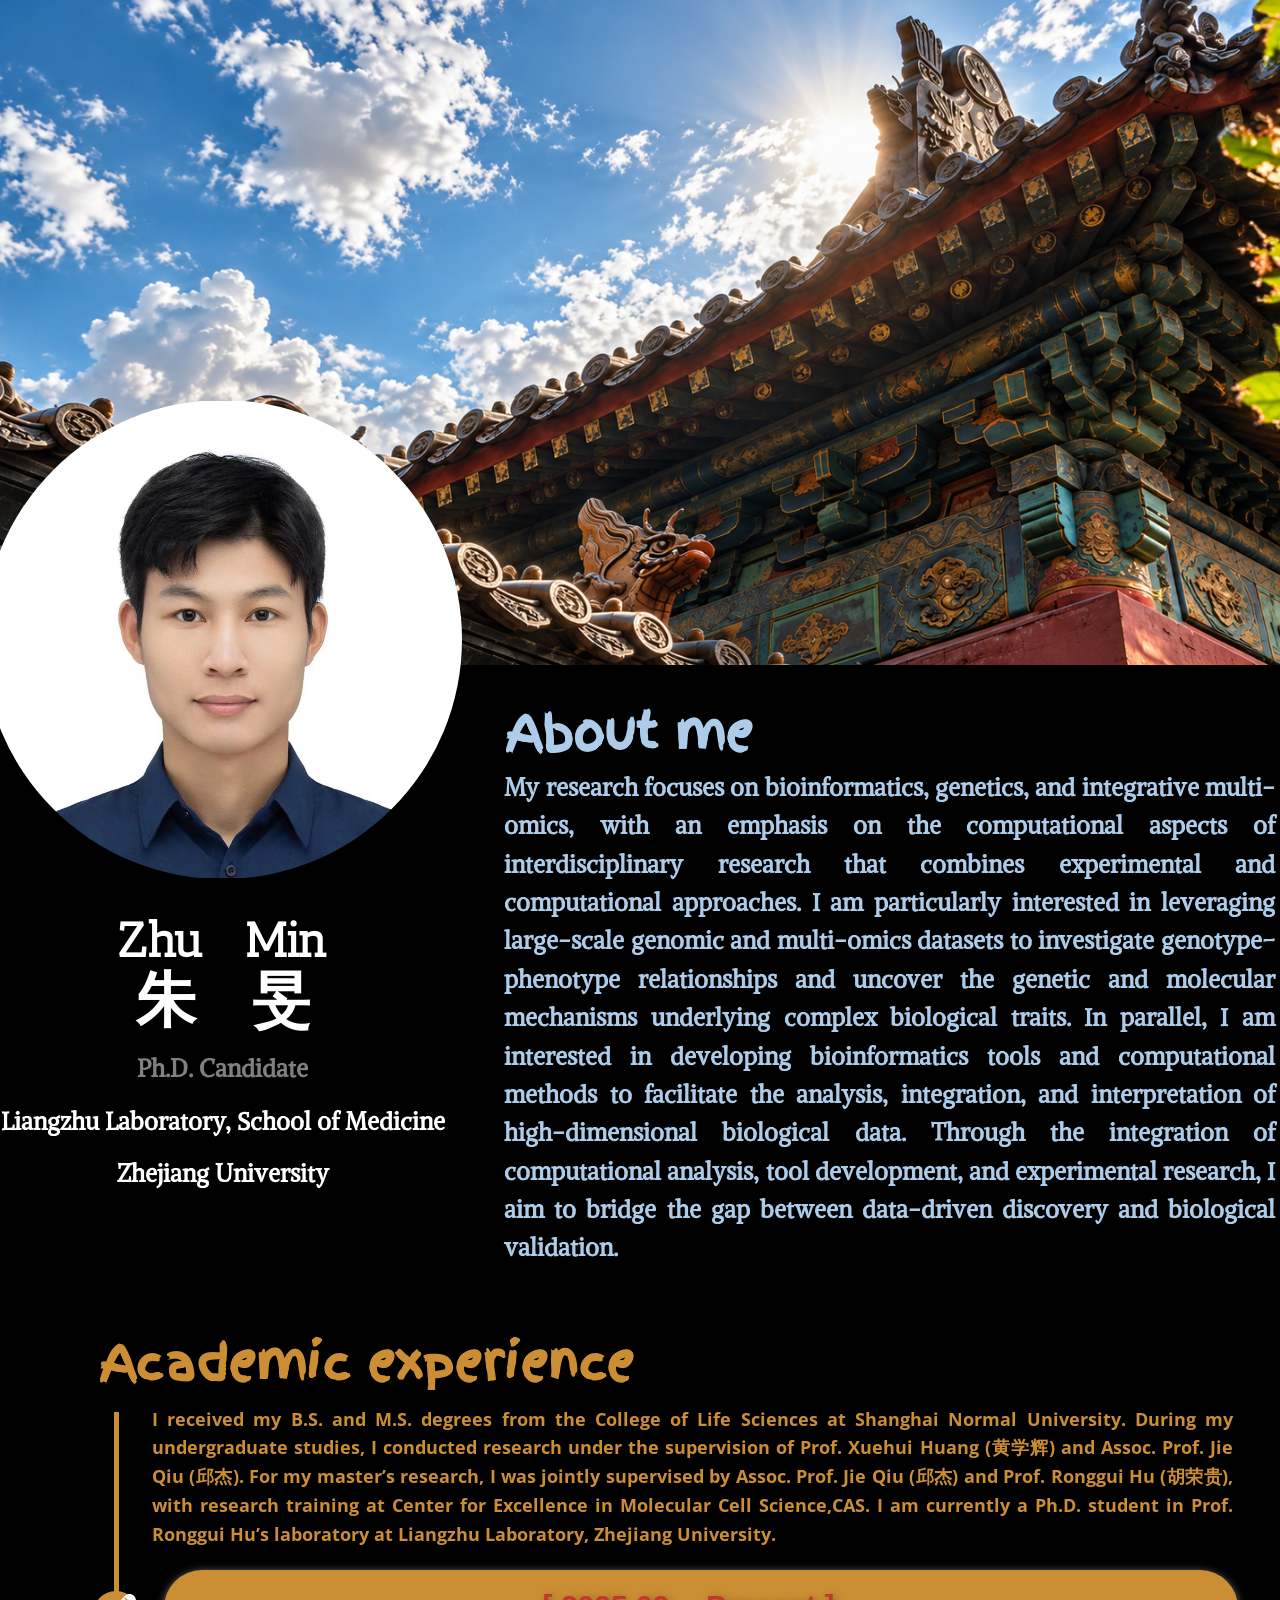
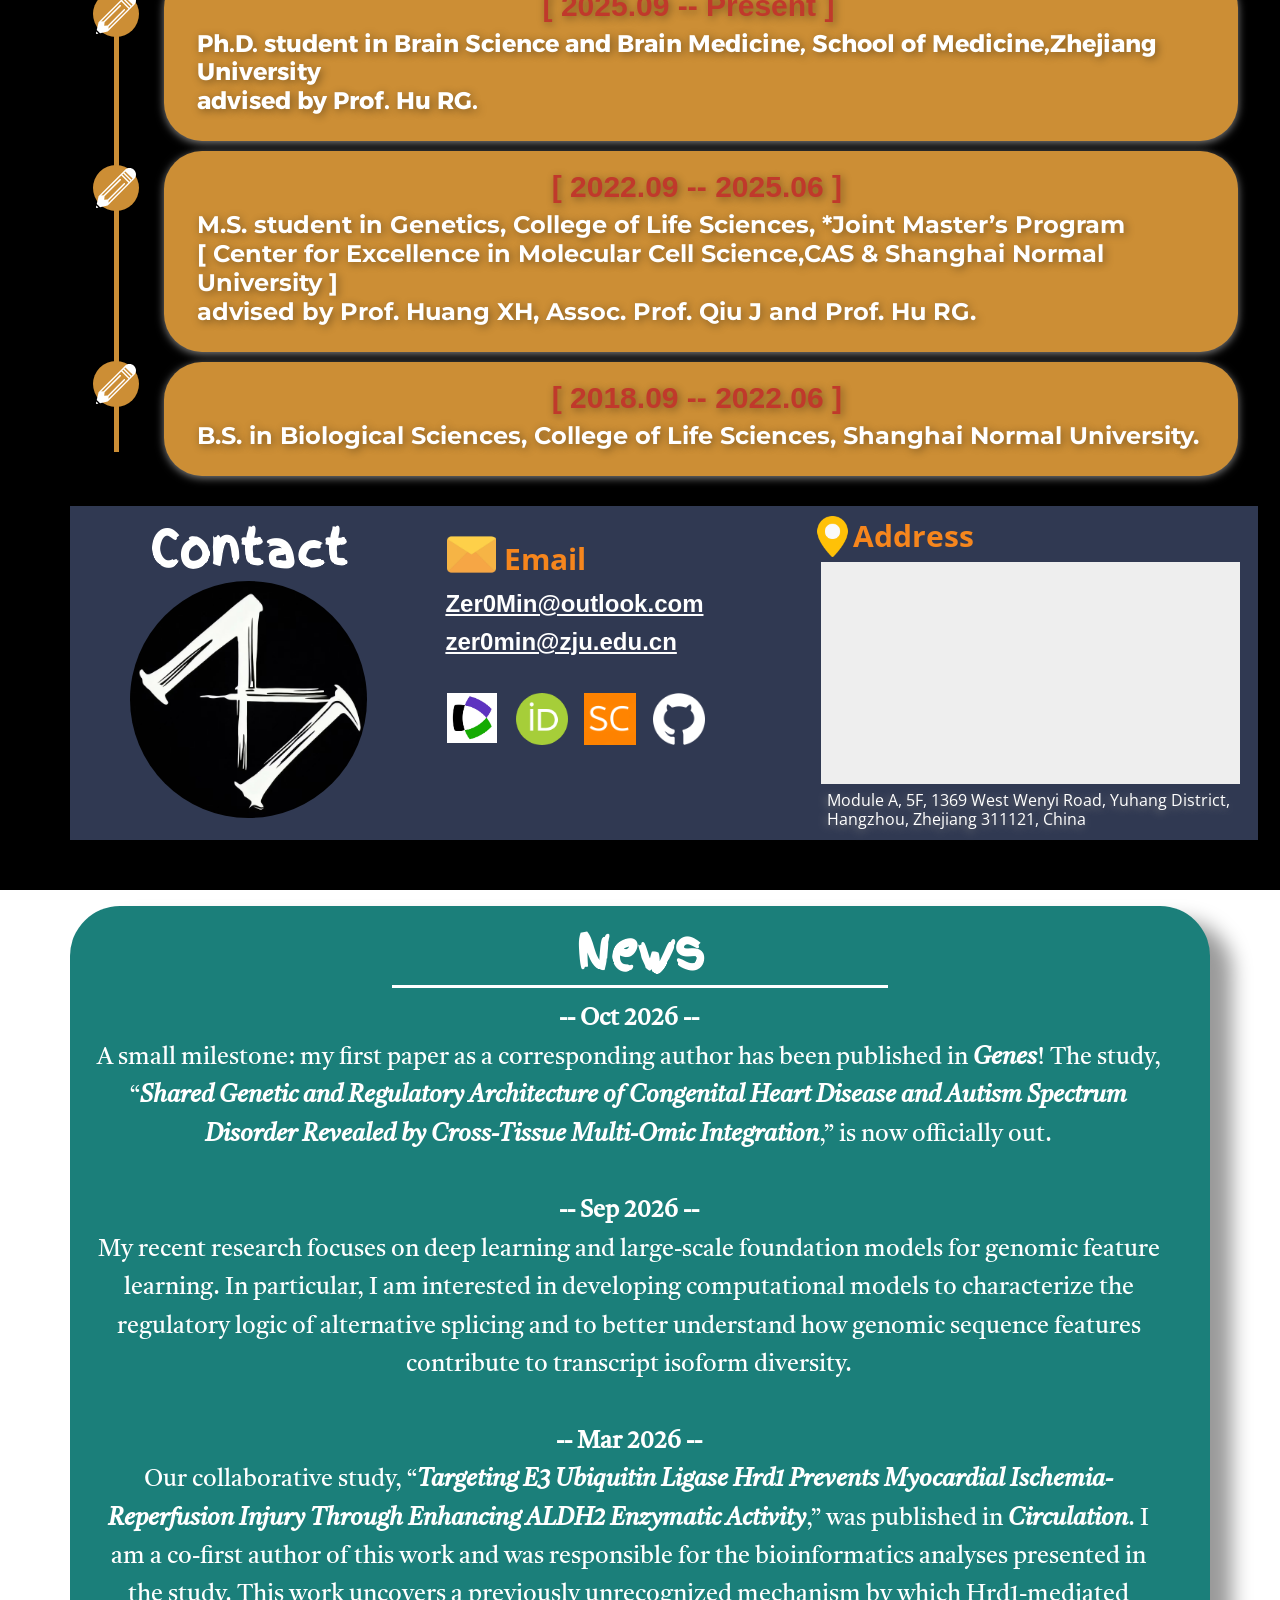
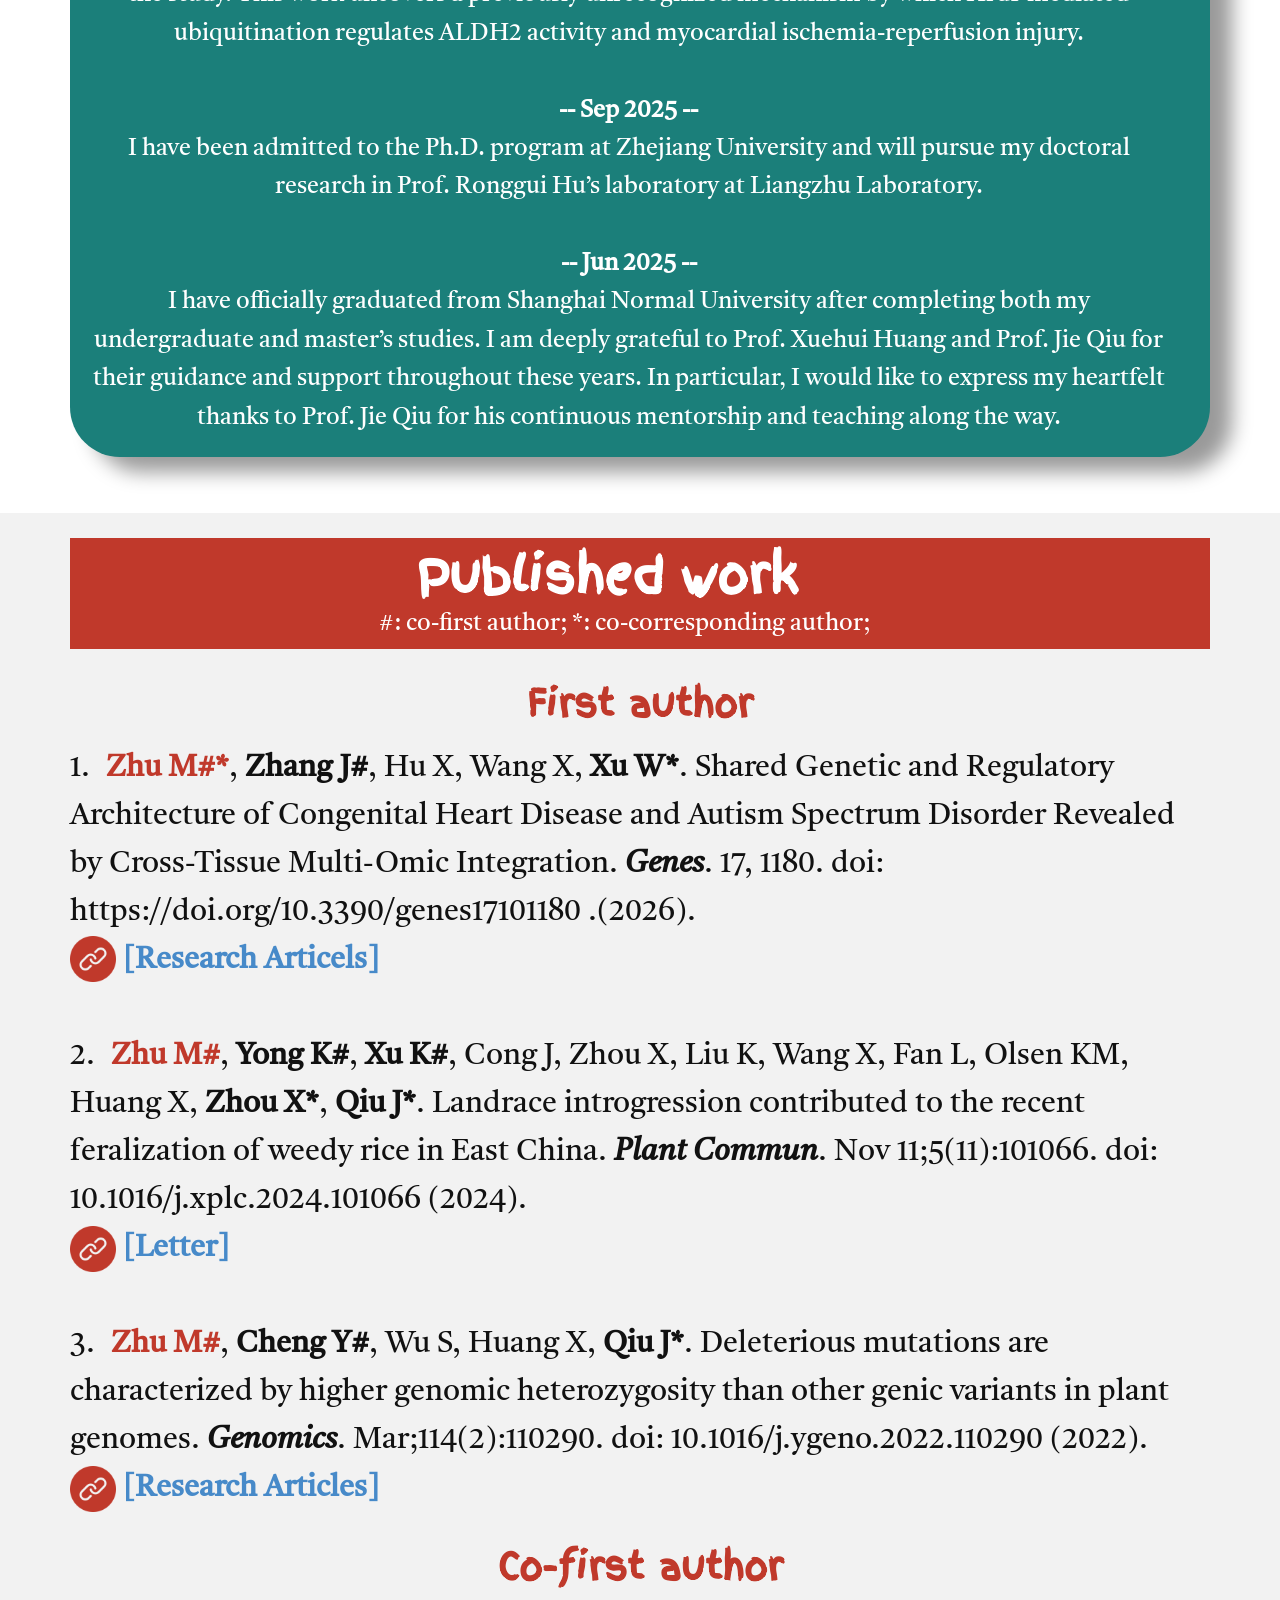
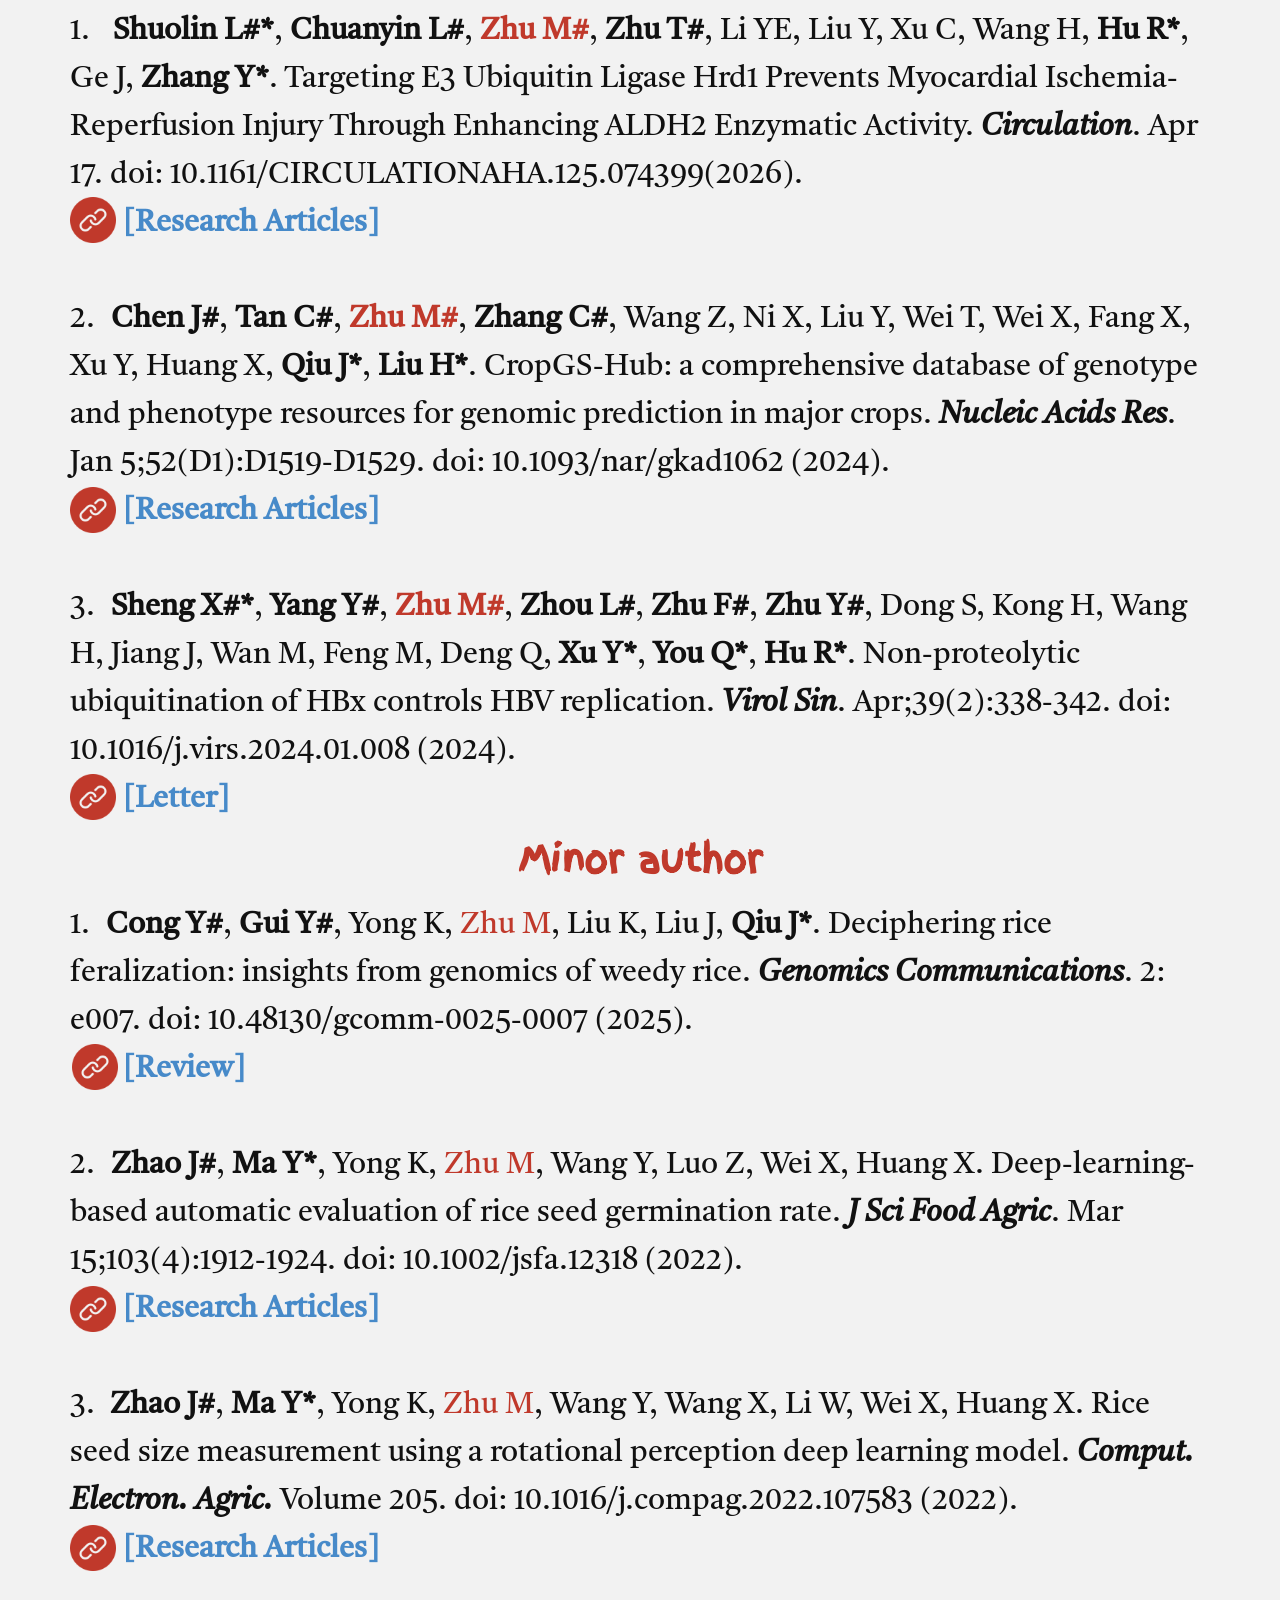
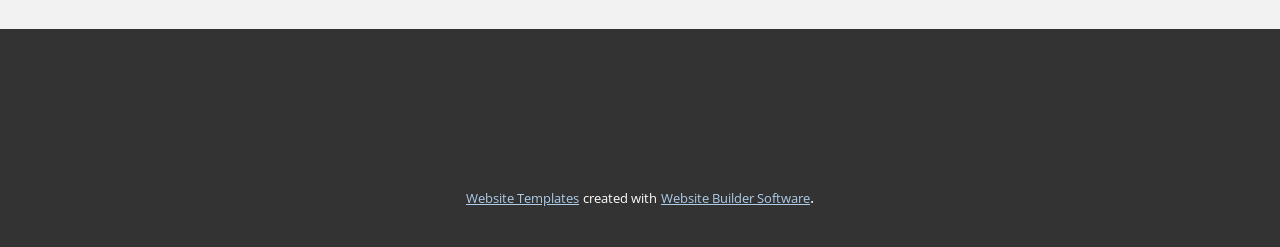
<file: index.html>
<!DOCTYPE html>
<html style="font-size: 16px;" lang="zh"><head>
    <meta name="viewport" content="width=device-width, initial-scale=1.0">
    <meta charset="utf-8">
    <meta name="keywords" content="About Work, ​Call and get a discount, Our Team">
    <meta name="description" content="">
    <title>Home</title>
    <link rel="stylesheet" href="nicepage.css" media="screen">
<link rel="stylesheet" href="Home.css" media="screen">
    <script class="u-script" type="text/javascript" src="jquery.js" defer=""></script>
    <script class="u-script" type="text/javascript" src="nicepage.js" defer=""></script>
    <meta name="generator" content="Nicepage 6.2.1, nicepage.com">
    <link id="u-theme-google-font" rel="stylesheet" href="https://fonts.googleapis.com/css?family=Roboto:100,100i,300,300i,400,400i,500,500i,700,700i,900,900i|Open+Sans:300,300i,400,400i,500,500i,600,600i,700,700i,800,800i">
    <link id="u-page-google-font" rel="stylesheet" href="https://fonts.googleapis.com/css?family=Montserrat:100,100i,200,200i,300,300i,400,400i,500,500i,600,600i,700,700i,800,800i,900,900i|Antic+Slab:400|Alike+Angular:400|Finger+Paint:400|Alexandria:100,200,300,400,500,600,700,800,900|Tiro+Gurmukhi:400,400i">
    
    
    
    
    
    
    
    
    <script type="application/ld+json">{
		"@context": "http://schema.org",
		"@type": "Organization",
		"name": "ZhuMin"
}</script>
    <meta name="theme-color" content="#478ac9">
    <meta property="og:title" content="Home">
    <meta property="og:description" content="">
    <meta property="og:type" content="website">
  <meta data-intl-tel-input-cdn-path="intlTelInput/"></head>
  <body data-home-page="Home.html" data-home-page-title="Home" data-path-to-root="./" data-include-products="false" class="u-body u-xl-mode" data-lang="zh"><header class="u-clearfix u-header u-header" id="sec-609f"><div class="u-clearfix u-sheet u-sheet-1">
        <nav class="u-align-left u-menu u-menu-hamburger u-offcanvas u-menu-1" data-responsive-from="XL">
          <div class="menu-collapse">
            <a class="u-button-style u-nav-link" href="#" style="padding: 4px 0px; font-size: calc(1em + 8px);">
              <svg class="u-svg-link" preserveAspectRatio="xMidYMin slice" viewBox="0 0 302 302" style=""><use xmlns:xlink="http://www.w3.org/1999/xlink" xlink:href="#svg-5c50"></use></svg>
              <svg xmlns="http://www.w3.org/2000/svg" xmlns:xlink="http://www.w3.org/1999/xlink" version="1.1" id="svg-5c50" x="0px" y="0px" viewBox="0 0 302 302" style="enable-background:new 0 0 302 302;" xml:space="preserve" class="u-svg-content"><g><rect y="36" width="302" height="30"></rect><rect y="236" width="302" height="30"></rect><rect y="136" width="302" height="30"></rect>
</g><g></g><g></g><g></g><g></g><g></g><g></g><g></g><g></g><g></g><g></g><g></g><g></g><g></g><g></g><g></g></svg>
            </a>
          </div>
          <div class="u-nav-container">
            <ul class="u-nav u-unstyled u-nav-1"><li class="u-nav-item"><a class="u-button-style u-nav-link u-text-active-palette-1-base u-text-hover-palette-2-base" href="Home.html" style="padding: 10px 20px;">Home</a>
</li></ul>
          </div>
          <div class="u-nav-container-collapse">
            <div class="u-align-center u-container-align-center u-container-style u-inner-container-layout u-opacity u-opacity-95 u-palette-4-base u-sidenav">
              <div class="u-inner-container-layout u-sidenav-overflow">
                <div class="u-menu-close"></div>
                <ul class="u-align-center u-nav u-popupmenu-items u-unstyled u-nav-2"><li class="u-nav-item"><a class="u-button-style u-nav-link" href="Home.html">Home</a>
</li></ul>
              </div>
            </div>
            <div class="u-menu-overlay u-opacity u-opacity-70 u-palette-4-dark-3"></div>
          </div>
        </nav>
      </div></header>
    <section class="u-black u-clearfix u-valign-middle-xs u-section-1" id="sec-ef11">
      <div class="data-layout-selected u-clearfix u-expanded-width u-layout-wrap u-layout-wrap-1">
        <div class="u-layout">
          <div class="u-layout-row">
            <div class="u-container-style u-image u-layout-cell u-size-60 u-image-1" data-image-width="1916" data-image-height="821">
              <div class="u-container-layout u-container-layout-1"></div>
            </div>
          </div>
        </div>
      </div>
      <div class="custom-expanded data-layout-selected u-clearfix u-layout-wrap u-layout-wrap-2">
        <div class="u-layout">
          <div class="u-layout-row">
            <div class="u-container-style u-layout-cell u-size-23 u-layout-cell-2">
              <div class="u-container-layout u-container-layout-2">
                <div class="u-image u-image-circle u-image-contain u-image-2" alt="" data-image-width="842" data-image-height="839"></div>
                <h2 class="u-align-center u-custom-font u-subtitle u-text u-text-body-alt-color u-text-default u-text-1">
                  <span style="font-size: 3rem;"> Zhu&nbsp; &nbsp;Min</span>
                  <br>
                  <span style="font-size: 3.75rem;">朱&nbsp; &nbsp;旻</span>
                  <br>
                </h2>
                <p class="u-align-center u-custom-font u-text u-text-2">
                  <span class="u-text-grey-50">Ph.D. Candidate</span>
                  <span class="u-text-grey-50">
                    <br>
                  </span>
                  <span class="u-text-body-alt-color">Liangzhu Laboratory, School of Medicine<br>Zhejiang University
                  </span>
                </p>
              </div>
            </div>
            <div class="u-container-style u-layout-cell u-size-37 u-layout-cell-3">
              <div class="u-container-layout u-container-layout-3">
                <h2 class="u-align-center u-text u-text-default u-text-palette-1-light-2 u-text-3">About me</h2>
                <p class="u-align-justify-lg u-align-justify-md u-align-justify-sm u-align-justify-xl u-align-left-xs u-custom-font u-text u-text-default-lg u-text-default-md u-text-default-sm u-text-default-xl u-text-palette-1-light-2 u-text-4">My research focuses on bioinformatics, genetics, and integrative multi-omics, with an emphasis on the computational aspects of interdisciplinary research that combines experimental and computational approaches. I am particularly interested in leveraging large-scale genomic and multi-omics datasets to investigate genotype–phenotype relationships and uncover the genetic and molecular mechanisms underlying complex biological traits. In parallel, I am interested in developing bioinformatics tools and computational methods to facilitate the analysis, integration, and interpretation of high-dimensional biological data. Through the integration of computational analysis, tool development, and experimental research, I aim to bridge the gap between data-driven discovery and biological validation. <br>
                </p>
              </div>
            </div>
          </div>
        </div>
      </div>
      <h2 class="u-align-center u-custom-font u-text u-text-custom-color-4 u-text-5"> Academic experience</h2>
      <div class="custom-expanded data-layout-selected u-clearfix u-custom-color-3 u-expanded-width-md u-expanded-width-sm u-layout-wrap u-layout-wrap-3">
        <div class="u-layout">
          <div class="u-layout-row">
            <div class="u-align-left-xs u-black u-container-style u-layout-cell u-shape-rectangle u-size-60 u-layout-cell-4">
              <div class="u-container-layout u-container-layout-4">
                <div class="u-align-center u-border-5 u-border-custom-color-4 u-line u-line-vertical u-line-1"></div>
                <p class="u-align-justify-lg u-align-justify-md u-align-justify-sm u-align-justify-xl u-text u-text-custom-color-4 u-text-6">I received my B.S. and M.S. degrees from the College of Life Sciences at Shanghai Normal University. During my undergraduate studies, I conducted research under the supervision of Prof. Xuehui Huang (黄学辉) and Assoc. Prof. Jie Qiu (邱杰). For my master’s research, I was jointly supervised by Assoc. Prof. Jie Qiu (邱杰) and Prof. Ronggui Hu (胡荣贵), with research training at ​Center for Excellence in Molecular&nbsp;Cell Science,CAS. I am currently a Ph.D. student in Prof. Ronggui Hu’s laboratory at Liangzhu Laboratory, Zhejiang University.</p><span class="u-custom-color-4 u-icon u-icon-circle u-icon-1"><svg class="u-svg-link" preserveAspectRatio="xMidYMin slice" viewBox="0 0 55.25 55.25" style=""><use xmlns:xlink="http://www.w3.org/1999/xlink" xlink:href="#svg-f178"></use></svg><svg class="u-svg-content" viewBox="0 0 55.25 55.25" x="0px" y="0px" id="svg-f178" style="enable-background:new 0 0 55.25 55.25;"><g><path d="M0.523,51.933l-0.497,2.085c-0.016,0.067-0.02,0.135-0.022,0.202C0.004,54.234,0,54.246,0,54.259
		c0.001,0.114,0.026,0.225,0.065,0.332c0.009,0.025,0.019,0.047,0.03,0.071c0.049,0.107,0.11,0.21,0.196,0.296
		c0.095,0.095,0.207,0.168,0.328,0.218c0.121,0.05,0.25,0.075,0.379,0.075c0.077,0,0.155-0.009,0.231-0.027l2.086-0.497
		L0.523,51.933z"></path><path d="M52.618,2.631c-3.51-3.508-9.219-3.508-12.729,0L3.827,38.693C3.81,38.71,3.8,38.731,3.785,38.749
		c-0.021,0.024-0.039,0.05-0.058,0.076c-0.053,0.074-0.094,0.153-0.125,0.239c-0.009,0.026-0.022,0.049-0.029,0.075
		c-0.003,0.01-0.009,0.02-0.012,0.03l-2.495,10.48L5.6,54.182l10.48-2.495c0.027-0.006,0.051-0.021,0.077-0.03
		c0.034-0.011,0.066-0.024,0.099-0.039c0.072-0.033,0.139-0.074,0.201-0.123c0.024-0.019,0.049-0.033,0.072-0.054
		c0.008-0.008,0.018-0.012,0.026-0.02l36.063-36.063C56.127,11.85,56.127,6.14,52.618,2.631z M17.157,47.992l0.354-3.183
		L39.889,22.43c0.391-0.391,0.391-1.023,0-1.414s-1.023-0.391-1.414,0L16.097,43.395l-4.773,0.53l0.53-4.773l22.38-22.378
		c0.391-0.391,0.391-1.023,0-1.414s-1.023-0.391-1.414,0L10.44,37.738l-3.183,0.354L34.94,10.409l9.9,9.9L17.157,47.992z
		 M46.254,18.895l-9.9-9.9l1.414-1.414l9.9,9.9L46.254,18.895z M49.082,16.067l-9.9-9.9l1.415-1.415l9.9,9.9L49.082,16.067z"></path>
</g></svg></span>
                <div class="custom-expanded u-list u-list-1">
                  <div class="u-repeater u-repeater-1">
                    <div class="u-align-left u-container-style u-custom-color-4 u-list-item u-radius u-repeater-item u-shape-round u-list-item-1">
                      <div class="u-container-layout u-similar-container u-container-layout-5">
                        <p class="u-align-center u-custom-font u-font-arial u-text u-text-custom-color-1 u-text-default u-text-7">[ 2025.09
-- Present ]&nbsp; &nbsp;</p>
                        <h5 class="u-align-left u-custom-font u-text u-text-8">Ph.D.
student in ​Brain Science and Brain Medicine, ​School of Medicine,​Zhejiang&nbsp; University&nbsp;<br>advised by Prof. Hu RG.&nbsp;<br>
                        </h5>
                      </div>
                    </div>
                    <div class="u-align-left u-container-style u-custom-color-4 u-list-item u-radius u-repeater-item u-shape-round u-list-item-2">
                      <div class="u-container-layout u-similar-container u-container-layout-6">
                        <p class="u-align-center u-custom-font u-font-arial u-text u-text-custom-color-1 u-text-default u-text-9">[ ​2022.09
-- 2025.06 ]&nbsp; </p>
                        <h5 class="u-align-left u-custom-font u-font-montserrat u-text u-text-10">M.S.
student in Genetics, College of Life Sciences,&nbsp;​*​Joint
Master’s Program<br>[ Center for Excellence in Molecular&nbsp;Cell Science,CAS &amp; Shanghai
Normal University ]&nbsp;<br>advised by Prof. Huang XH,&nbsp;Assoc. Prof. Qiu J and
Prof. Hu RG.<br>
                        </h5>
                      </div>
                    </div>
                    <div class="u-align-left u-container-style u-custom-color-4 u-list-item u-radius u-repeater-item u-shape-round u-list-item-3">
                      <div class="u-container-layout u-similar-container u-container-layout-7">
                        <p class="u-align-center u-custom-font u-font-arial u-text u-text-custom-color-1 u-text-default u-text-11">[ ​2018.09
-- 2022.06 ]&nbsp; </p>
                        <h5 class="u-align-left u-custom-font u-font-montserrat u-text u-text-12"> B.S.
in Biological Sciences,
College
of Life Sciences, Shanghai
Normal University.<br>
                        </h5>
                      </div>
                    </div>
                  </div>
                </div><span class="u-custom-color-4 u-icon u-icon-circle u-icon-2"><svg class="u-svg-link" preserveAspectRatio="xMidYMin slice" viewBox="0 0 55.25 55.25" style=""><use xmlns:xlink="http://www.w3.org/1999/xlink" xlink:href="#svg-958d"></use></svg><svg class="u-svg-content" viewBox="0 0 55.25 55.25" x="0px" y="0px" id="svg-958d" style="enable-background:new 0 0 55.25 55.25;"><g><path d="M0.523,51.933l-0.497,2.085c-0.016,0.067-0.02,0.135-0.022,0.202C0.004,54.234,0,54.246,0,54.259
		c0.001,0.114,0.026,0.225,0.065,0.332c0.009,0.025,0.019,0.047,0.03,0.071c0.049,0.107,0.11,0.21,0.196,0.296
		c0.095,0.095,0.207,0.168,0.328,0.218c0.121,0.05,0.25,0.075,0.379,0.075c0.077,0,0.155-0.009,0.231-0.027l2.086-0.497
		L0.523,51.933z"></path><path d="M52.618,2.631c-3.51-3.508-9.219-3.508-12.729,0L3.827,38.693C3.81,38.71,3.8,38.731,3.785,38.749
		c-0.021,0.024-0.039,0.05-0.058,0.076c-0.053,0.074-0.094,0.153-0.125,0.239c-0.009,0.026-0.022,0.049-0.029,0.075
		c-0.003,0.01-0.009,0.02-0.012,0.03l-2.495,10.48L5.6,54.182l10.48-2.495c0.027-0.006,0.051-0.021,0.077-0.03
		c0.034-0.011,0.066-0.024,0.099-0.039c0.072-0.033,0.139-0.074,0.201-0.123c0.024-0.019,0.049-0.033,0.072-0.054
		c0.008-0.008,0.018-0.012,0.026-0.02l36.063-36.063C56.127,11.85,56.127,6.14,52.618,2.631z M17.157,47.992l0.354-3.183
		L39.889,22.43c0.391-0.391,0.391-1.023,0-1.414s-1.023-0.391-1.414,0L16.097,43.395l-4.773,0.53l0.53-4.773l22.38-22.378
		c0.391-0.391,0.391-1.023,0-1.414s-1.023-0.391-1.414,0L10.44,37.738l-3.183,0.354L34.94,10.409l9.9,9.9L17.157,47.992z
		 M46.254,18.895l-9.9-9.9l1.414-1.414l9.9,9.9L46.254,18.895z M49.082,16.067l-9.9-9.9l1.415-1.415l9.9,9.9L49.082,16.067z"></path>
</g></svg></span><span class="u-custom-color-4 u-icon u-icon-circle u-icon-3"><svg class="u-svg-link" preserveAspectRatio="xMidYMin slice" viewBox="0 0 55.25 55.25" style=""><use xmlns:xlink="http://www.w3.org/1999/xlink" xlink:href="#svg-da43"></use></svg><svg class="u-svg-content" viewBox="0 0 55.25 55.25" x="0px" y="0px" id="svg-da43" style="enable-background:new 0 0 55.25 55.25;"><g><path d="M0.523,51.933l-0.497,2.085c-0.016,0.067-0.02,0.135-0.022,0.202C0.004,54.234,0,54.246,0,54.259
		c0.001,0.114,0.026,0.225,0.065,0.332c0.009,0.025,0.019,0.047,0.03,0.071c0.049,0.107,0.11,0.21,0.196,0.296
		c0.095,0.095,0.207,0.168,0.328,0.218c0.121,0.05,0.25,0.075,0.379,0.075c0.077,0,0.155-0.009,0.231-0.027l2.086-0.497
		L0.523,51.933z"></path><path d="M52.618,2.631c-3.51-3.508-9.219-3.508-12.729,0L3.827,38.693C3.81,38.71,3.8,38.731,3.785,38.749
		c-0.021,0.024-0.039,0.05-0.058,0.076c-0.053,0.074-0.094,0.153-0.125,0.239c-0.009,0.026-0.022,0.049-0.029,0.075
		c-0.003,0.01-0.009,0.02-0.012,0.03l-2.495,10.48L5.6,54.182l10.48-2.495c0.027-0.006,0.051-0.021,0.077-0.03
		c0.034-0.011,0.066-0.024,0.099-0.039c0.072-0.033,0.139-0.074,0.201-0.123c0.024-0.019,0.049-0.033,0.072-0.054
		c0.008-0.008,0.018-0.012,0.026-0.02l36.063-36.063C56.127,11.85,56.127,6.14,52.618,2.631z M17.157,47.992l0.354-3.183
		L39.889,22.43c0.391-0.391,0.391-1.023,0-1.414s-1.023-0.391-1.414,0L16.097,43.395l-4.773,0.53l0.53-4.773l22.38-22.378
		c0.391-0.391,0.391-1.023,0-1.414s-1.023-0.391-1.414,0L10.44,37.738l-3.183,0.354L34.94,10.409l9.9,9.9L17.157,47.992z
		 M46.254,18.895l-9.9-9.9l1.414-1.414l9.9,9.9L46.254,18.895z M49.082,16.067l-9.9-9.9l1.415-1.415l9.9,9.9L49.082,16.067z"></path>
</g></svg></span>
              </div>
            </div>
          </div>
        </div>
      </div>
    </section>
    <section class="u-align-left u-black u-clearfix u-section-2" id="carousel_8cb5">
      <div class="u-clearfix u-sheet u-sheet-1">
        <div class="data-layout-selected u-clearfix u-custom-color-3 u-expanded-width-md u-expanded-width-xs u-gutter-0 u-layout-wrap u-layout-wrap-1">
          <div class="u-layout">
            <div class="u-layout-row">
              <div class="u-align-center u-container-style u-layout-cell u-size-18 u-layout-cell-1">
                <div class="u-container-layout u-container-layout-1">
                  <h2 class="u-text u-text-1"> Contact</h2>
                  <div class="custom-expanded u-image u-image-circle u-preserve-proportions u-image-1" data-image-width="1280" data-image-height="1280"></div>
                </div>
              </div>
              <div class="u-container-style u-layout-cell u-size-18-lg u-size-19-xl u-size-20-md u-size-20-sm u-size-20-xs u-layout-cell-2">
                <div class="u-container-layout u-container-layout-2"><span class="u-file-icon u-icon u-icon-1"><img src="images/image4.png" alt=""></span>
                  <p class="u-text u-text-2">
                    <a class="u-active-none u-border-none u-btn u-button-link u-button-style u-hover-none u-none u-text-body-alt-color u-btn-1" data-href="#">
                      <span class="u-text-palette-2-base"> Email</span>
                      <br>
                    </a>
                  </p>
                  <p class="u-custom-font u-font-arial u-text u-text-default u-text-3">
                    <a class="u-active-none u-border-none u-btn u-button-link u-button-style u-hover-none u-none u-text-body-alt-color u-btn-2" data-href="mailto:Zer0Min@outlook.com" href="mailto:Zer0Min@outlook.com">Zer0Min@outlook.com</a>
                  </p>
                  <p class="u-custom-font u-font-arial u-text u-text-default u-text-4">
                    <a class="u-active-none u-border-none u-btn u-button-link u-button-style u-hover-none u-none u-text-body-alt-color u-btn-3" data-href="mailto:Zer0Min@outlook.com" href="mailto:zer0min@zju.edu.cn"> zer0min@zju.edu.cn</a>
                  </p><span class="u-file-icon u-icon u-text-white u-icon-2" data-href="https://github.com/Min-Zer0" data-target="_blank"><img src="images/image-53c53f3a.png" alt=""></span><span class="u-file-icon u-icon u-icon-3" data-href="https://orcid.org/0000-0002-5265-2006" data-target="_blank"><img src="images/image1.png" alt=""></span><span class="u-file-icon u-icon u-icon-4" data-href="https://www.scopus.com/authid/detail.uri?authorId=57697635700" data-target="_blank"><img src="images/image3.png" alt=""></span><span class="u-file-icon u-icon u-icon-5" data-href="https://www.webofscience.com/wos/author/record/IXN-7624-2023" data-target="_blank"><img src="images/image6.png" alt=""></span>
                </div>
              </div>
              <div class="u-container-style u-layout-cell u-size-22-md u-size-22-sm u-size-22-xs u-size-23-xl u-size-24-lg u-layout-cell-3">
                <div class="u-container-layout u-valign-bottom-sm u-container-layout-3">
                  <p class="u-text u-text-5">
                    <span class="u-text-palette-2-base"> Address</span>
                    <br>
                  </p><span class="u-file-icon u-icon u-icon-6"><img src="images/image5.png" alt=""></span>
                  <div class="u-expanded-width-xs u-grey-light-2 u-map u-map-1">
                    <div class="embed-responsive">
                      <iframe class="embed-responsive-item" src="https://maps.google.com/maps?output=embed&amp;q=%E6%B5%99%E6%B1%9F%E5%A4%A7%E5%AD%A6%E5%8C%BB%E5%AD%A6%E9%99%A2%E9%99%84%E5%B1%9E%E7%AC%AC%E4%B8%80%E5%8C%BB%E9%99%A2%EF%BC%88%E6%96%B0%EF%BC%89&amp;z=15&amp;t=m" data-map="[base64]"></iframe>
                    </div>
                  </div>
                  <p class="u-text u-text-6">Module A, 5F,&nbsp;1369 West Wenyi Road, Yuhang District, Hangzhou, Zhejiang 311121, China<br>
                  </p>
                </div>
              </div>
            </div>
          </div>
        </div>
      </div>
    </section>
    <section class="u-clearfix u-white u-section-3" id="sec-29fc">
      <div class="u-clearfix u-sheet u-sheet-1">
        <div class="u-align-center u-container-style u-expanded-width u-group u-palette-4-base u-radius u-shape-round u-group-1">
          <div class="u-container-layout u-container-layout-1">
            <h2 class="u-text u-text-default u-text-1"> News</h2>
            <div class="u-align-center u-border-3 u-border-white u-line u-line-horizontal u-line-1"></div>
            <p class="u-custom-font u-text u-text-white u-text-2"> -- Oct 2026 --<br>
              <span style="font-weight: 400;">A small milestone: my first paper as a corresponding author has been published in <span style="font-weight: 700; font-style: italic;">Genes</span>! The study, “<span style="font-weight: 700; font-style: italic;">Shared Genetic and Regulatory Architecture of Congenital Heart Disease and Autism Spectrum Disorder Revealed by Cross-Tissue Multi-Omic Integration</span>,” is now officially out.
              </span>
              <br>
              <br> -- Sep 2026 --<br>
              <span style="font-weight: 400;">My recent research focuses on deep learning and large-scale foundation models for genomic feature learning. In particular, I am interested in developing computational models to characterize the regulatory logic of alternative splicing and to better understand how genomic sequence features contribute to transcript isoform diversity.</span>
              <br>
              <br>-- Mar 2026 --<br>
              <span style="font-weight: 400;">Our collaborative study, “<span style="font-style: italic; font-weight: 700;">Targeting E3 Ubiquitin Ligase Hrd1 Prevents Myocardial Ischemia-Reperfusion Injury Through Enhancing ALDH2 Enzymatic Activity</span>,” was published in <span style="font-weight: 700; font-style: italic;">Circulation</span>. I am a co-first author of this work and was responsible for the bioinformatics analyses presented in the study. This work uncovers a previously unrecognized mechanism by which Hrd1-mediated ubiquitination regulates ALDH2 activity and myocardial ischemia-reperfusion injury.
              </span>
              <br>
              <br> -- Sep 2025 --<br>
              <span style="font-weight: 400;"> I have been admitted to the Ph.D. program at Zhejiang University and will pursue my doctoral research in Prof. Ronggui Hu’s laboratory at Liangzhu Laboratory.</span>
              <br>
              <br> -- Jun 2025 --<br>
              <span style="font-weight: 400;">I have officially graduated from Shanghai Normal University after completing both my undergraduate and master’s studies. I am deeply grateful to Prof. Xuehui Huang and Prof. Jie Qiu for their guidance and support throughout these years. In particular, I would like to express my heartfelt thanks to Prof. Jie Qiu for his continuous mentorship and teaching along the way.</span>
              <br>
            </p>
          </div>
        </div>
      </div>
    </section>
    <section class="u-clearfix u-grey-5 u-section-4" id="sec-e15a">
      <div class="u-clearfix u-sheet u-valign-middle-lg u-sheet-1">
        <div class="u-expanded-width u-list u-list-1">
          <div class="u-repeater u-repeater-1">
            <div class="u-align-left u-container-style u-custom-color-1 u-list-item u-repeater-item u-shape-rectangle u-list-item-1">
              <div class="u-container-layout u-similar-container u-container-layout-1">
                <h2 class="u-align-center u-custom-font u-text u-text-1"> Published work</h2>
                <p class="u-align-center u-custom-font u-text u-text-2">#: co-first author; *: co-corresponding author;</p>
              </div>
            </div>
          </div>
        </div>
        <h2 class="u-align-center u-custom-font u-text u-text-custom-color-1 u-text-3"> First author</h2>
        <p class="u-custom-font u-text u-text-4"> 1.&nbsp;&nbsp;<span class="u-text-custom-color-1" style="font-weight: 700;">Zhu M#*</span>, <span style="font-weight: 700;">Zhang&nbsp;J#</span>, Hu X, Wang X, <span style="font-weight: 700;">Xu W*</span>. Shared Genetic and Regulatory Architecture of Congenital Heart Disease and Autism Spectrum Disorder Revealed by Cross-Tissue Multi-Omic Integration. <span style="font-style: italic; font-weight: 700;">Genes</span>. 17, 1180. doi: https://doi.org/10.3390/genes17101180 .(2026).&nbsp;<br>&nbsp; &nbsp; &nbsp; &nbsp;<span style="font-weight: 700;" class="u-text-palette-1-base">[Research Articels]&nbsp;</span>
          <br>
          <br>2.&nbsp;&nbsp;<span style="font-weight: 700;" class="u-text-custom-color-1">Zhu M#</span>, <span style="font-weight: 700;">Yong K#</span>, <span style="font-weight: 700;">Xu K#</span>, Cong J, Zhou X, Liu K, Wang X, Fan L, Olsen KM, Huang X, <span style="font-weight: 700;">Zhou X*</span>, <span style="font-weight: 700;">Qiu J*</span>. Landrace introgression contributed to the recent feralization of weedy rice in East China. <span style="font-style: italic; font-weight: 700;">Plant Commun</span>. Nov 11;5(11):101066. doi: 10.1016/j.xplc.2024.101066 (2024).&nbsp;<span class="u-text-palette-1-base" style="font-weight: 700;">
            <br>&nbsp; &nbsp; &nbsp; &nbsp;[Letter]
          </span>&nbsp;<br>
          <br>3.&nbsp;&nbsp;<span style="font-weight: 700;" class="u-text-custom-color-1">Zhu M#</span>, <span style="font-weight: 700;">Cheng Y#</span>, Wu S, Huang X, <span style="font-weight: 700;">Qiu J*</span>. Deleterious mutations are characterized by higher genomic heterozygosity than other genic variants in plant genomes. <span style="font-weight: 700; font-style: italic;">Genomics</span>. Mar;114(2):110290. doi: 10.1016/j.ygeno.2022.110290 (2022).&nbsp;<span class="u-text-palette-1-base" style="font-weight: 700;">
            <br>&nbsp; &nbsp; &nbsp; &nbsp;[Research Articles]
          </span>
        </p><span class="u-file-icon u-icon u-text-custom-color-1 u-icon-1" data-href="https://www.sciencedirect.com/science/article/pii/S2590346224004206" data-target="_blank"><img src="images/image9-6e0d26a6.png" alt=""></span><span class="u-file-icon u-icon u-text-custom-color-1 u-icon-2" data-href="https://www.sciencedirect.com/science/article/pii/S0888754322000350" data-target="_blank"><img src="images/image9-6e0d26a6.png" alt=""></span><span class="u-file-icon u-icon u-text-custom-color-1 u-icon-3" data-href="https://www.mdpi.com/2073-4425/17/10/1180" data-target="_blank"><img src="images/image9-6e0d26a6.png" alt=""></span>
      </div>
    </section>
    <section class="u-clearfix u-grey-5 u-section-5" id="sec-0cd6">
      <div class="u-clearfix u-sheet u-valign-middle u-sheet-1">
        <h2 class="u-align-center u-custom-font u-text u-text-custom-color-1 u-text-1"> Co-first author</h2>
        <p class="u-custom-font u-text u-text-2">1.&nbsp;&nbsp;<span style="font-weight: 700;"> Shuolin L#*</span>, <span style="font-weight: 700;">Chuanyin L#</span>, <span style="font-weight: 700;" class="u-text-custom-color-1">Zhu M#</span>, <span style="font-weight: 700;">Zhu T#</span>, Li YE, Liu Y, Xu C, Wang H, <span style="font-weight: 700;">Hu R*</span>, Ge J, <span style="font-weight: 700;">Zhang Y*</span>. Targeting E3 Ubiquitin Ligase Hrd1 Prevents Myocardial Ischemia-Reperfusion Injury Through Enhancing ALDH2 Enzymatic Activity. <span style="font-style: italic; font-weight: 700;">Circulation</span>. Apr 17. doi: 10.1161/CIRCULATIONAHA.125.074399(2026).<span class="u-text-palette-1-base" style="font-weight: 700;">
            <br>&nbsp; &nbsp; &nbsp; &nbsp;[Research Articles]
          </span>
          <br>
          <br>2.&nbsp;&nbsp;<span style="font-weight: 700;">Chen J#</span>, <span style="font-weight: 700;">Tan C#</span>, <span style="font-weight: 700;" class="u-text-custom-color-1">Zhu M#</span>, <span style="font-weight: 700;">Zhang C#</span>, Wang Z, Ni X, Liu Y, Wei T, Wei X, Fang X, Xu Y, Huang X, <span style="font-weight: 700;">Qiu J*</span>, <span style="font-weight: 700;">Liu H*</span>. CropGS-Hub: a comprehensive database of genotype and phenotype resources for genomic prediction in major crops. <span style="font-weight: 700; font-style: italic;">Nucleic Acids Res</span>. Jan 5;52(D1):D1519-D1529. doi: 10.1093/nar/gkad1062 (2024).&nbsp;<span class="u-text-palette-1-base" style="font-weight: 700;">
            <br>&nbsp; &nbsp; &nbsp; &nbsp;[Research Articles]
          </span>
          <br>
          <br>3.&nbsp;&nbsp;<span style="font-weight: 700;">Sheng X#*</span>, <span style="font-weight: 700;">Yang Y#</span>, <span style="font-weight: 700;" class="u-text-custom-color-1">Zhu M#</span>, <span style="font-weight: 700;">Zhou L#</span>, <span style="font-weight: 700;">Zhu F#</span>, <span style="font-weight: 700;">Zhu Y#</span>, Dong S, Kong H, Wang H, Jiang J, Wan M, Feng M, Deng Q, <span style="font-weight: 700;">Xu Y*</span>, <span style="font-weight: 700;">You Q*</span>, <span style="font-weight: 700;">Hu R*</span>. Non-proteolytic ubiquitination of HBx controls HBV replication. <span style="font-style: italic; font-weight: 700;">Virol Sin</span>. Apr;39(2):338-342. doi: 10.1016/j.virs.2024.01.008 (2024).<span class="u-text-palette-1-base">&nbsp;<span style="font-weight: 700;">
              <br>&nbsp; &nbsp; &nbsp; &nbsp;[Letter]
            </span>
          </span>
        </p><span class="u-file-icon u-icon u-text-custom-color-1 u-icon-1" data-href="https://www.ahajournals.org/doi/10.1161/CIRCULATIONAHA.125.074399" data-target="_blank"><img src="images/image9-6e0d26a6.png" alt=""></span><span class="u-file-icon u-icon u-text-custom-color-1 u-icon-2" data-href="https://academic.oup.com/nar/article/52/D1/D1519/7449495" data-target="_blank"><img src="images/image9-6e0d26a6.png" alt=""></span><span class="u-file-icon u-icon u-text-custom-color-1 u-icon-3" data-href="https://www.virosin.org/article/doi/10.1016/j.virs.2024.01." data-target="_blank"><img src="images/image9-6e0d26a6.png" alt=""></span>
      </div>
    </section>
    <section class="u-clearfix u-grey-5 u-section-6" id="sec-a289">
      <div class="u-clearfix u-sheet u-sheet-1">
        <h2 class="u-align-center u-custom-font u-text u-text-custom-color-1 u-text-1"> Minor author</h2>
        <p class="u-custom-font u-text u-text-2"> 1.&nbsp;&nbsp;<span style="font-weight: 700;">Cong Y#</span>, <span style="font-weight: 700;">Gui Y#</span>, Yong K, <span class="u-text-custom-color-1">Zhu M</span>, Liu K, Liu J, <span style="font-weight: 700;">Qiu J*</span>. Deciphering rice feralization: insights from genomics of weedy rice. <span style="font-weight: 700; font-style: italic;">Genomics Communications</span>. 2: e007. doi: 10.48130/gcomm-0025-0007 (2025).&nbsp;<span class="u-text-palette-1-base">
            <span style="font-weight: 700;">
              <br>&nbsp; &nbsp; &nbsp; &nbsp;[Review]
            </span>
          </span>
          <br>
          <br>2.&nbsp;&nbsp;<span style="font-weight: 700;">Zhao J#</span>,<span style="font-weight: 700;"> Ma Y*</span>, Yong K, <span class="u-text-custom-color-1">Zhu M</span>, Wang Y, Luo Z, Wei X, Huang X. Deep-learning-based automatic evaluation of rice seed germination rate.<span style="font-weight: 700; font-style: italic;"> J Sci Food Agric</span>. Mar 15;103(4):1912-1924. doi: 10.1002/jsfa.12318 (2022).<span class="u-text-palette-1-base">
            <span style="font-weight: 700;">&nbsp;<br>&nbsp; &nbsp; &nbsp; &nbsp;[Research Articles]
            </span>&nbsp;
          </span>
          <br>
          <br>3.&nbsp; <span style="font-weight: 700;">Zhao J#</span>, <span style="font-weight: 700;">Ma Y*</span>, Yong K, <span class="u-text-custom-color-1">Zhu M</span>, Wang Y, Wang X, Li W, Wei X, Huang X. Rice seed size measurement using a rotational perception deep learning model. <span style="font-weight: 700; font-style: italic;">Comput. Electron. Agric.</span> Volume 205. doi: 10.1016/j.compag.2022.107583 (2022).&nbsp;<span class="u-text-palette-1-base" style="font-weight: 700;">
            <br>&nbsp; &nbsp; &nbsp; &nbsp;[Research Articles]&nbsp;
          </span>
          <br>
        </p><span class="u-file-icon u-icon u-text-custom-color-1 u-icon-1" data-href="https://www.maxapress.com/article/doi/10.48130/gcomm-0025-0007" data-target="_blank"><img src="images/image9-6e0d26a6.png" alt=""></span><span class="u-file-icon u-icon u-text-custom-color-1 u-icon-2" data-href="https://scijournals.onlinelibrary.wiley.com/doi/abs/10.1002/jsfa.12318" data-target="_blank"><img src="images/image9-6e0d26a6.png" alt=""></span><span class="u-file-icon u-icon u-text-custom-color-1 u-icon-3" data-href="https://www.sciencedirect.com/science/article/abs/pii/S0168169922008912" data-target="_blank"><img src="images/image9-6e0d26a6.png" alt=""></span>
      </div>
    </section>
    
    
    
    <footer class="u-align-center u-clearfix u-container-align-center u-footer u-grey-80 u-footer" id="sec-176d"><div class="u-clearfix u-sheet u-sheet-1"></div></footer>
    <section class="u-backlink u-clearfix u-grey-80">
      <a class="u-link" href="https://nicepage.com/website-templates" target="_blank">
        <span>Website Templates</span>
      </a>
      <p class="u-text">
        <span>created with</span>
      </p>
      <a class="u-link" href="" target="_blank">
        <span>Website Builder Software</span>
      </a>. 
    </section>
  
</body></html>
</file>
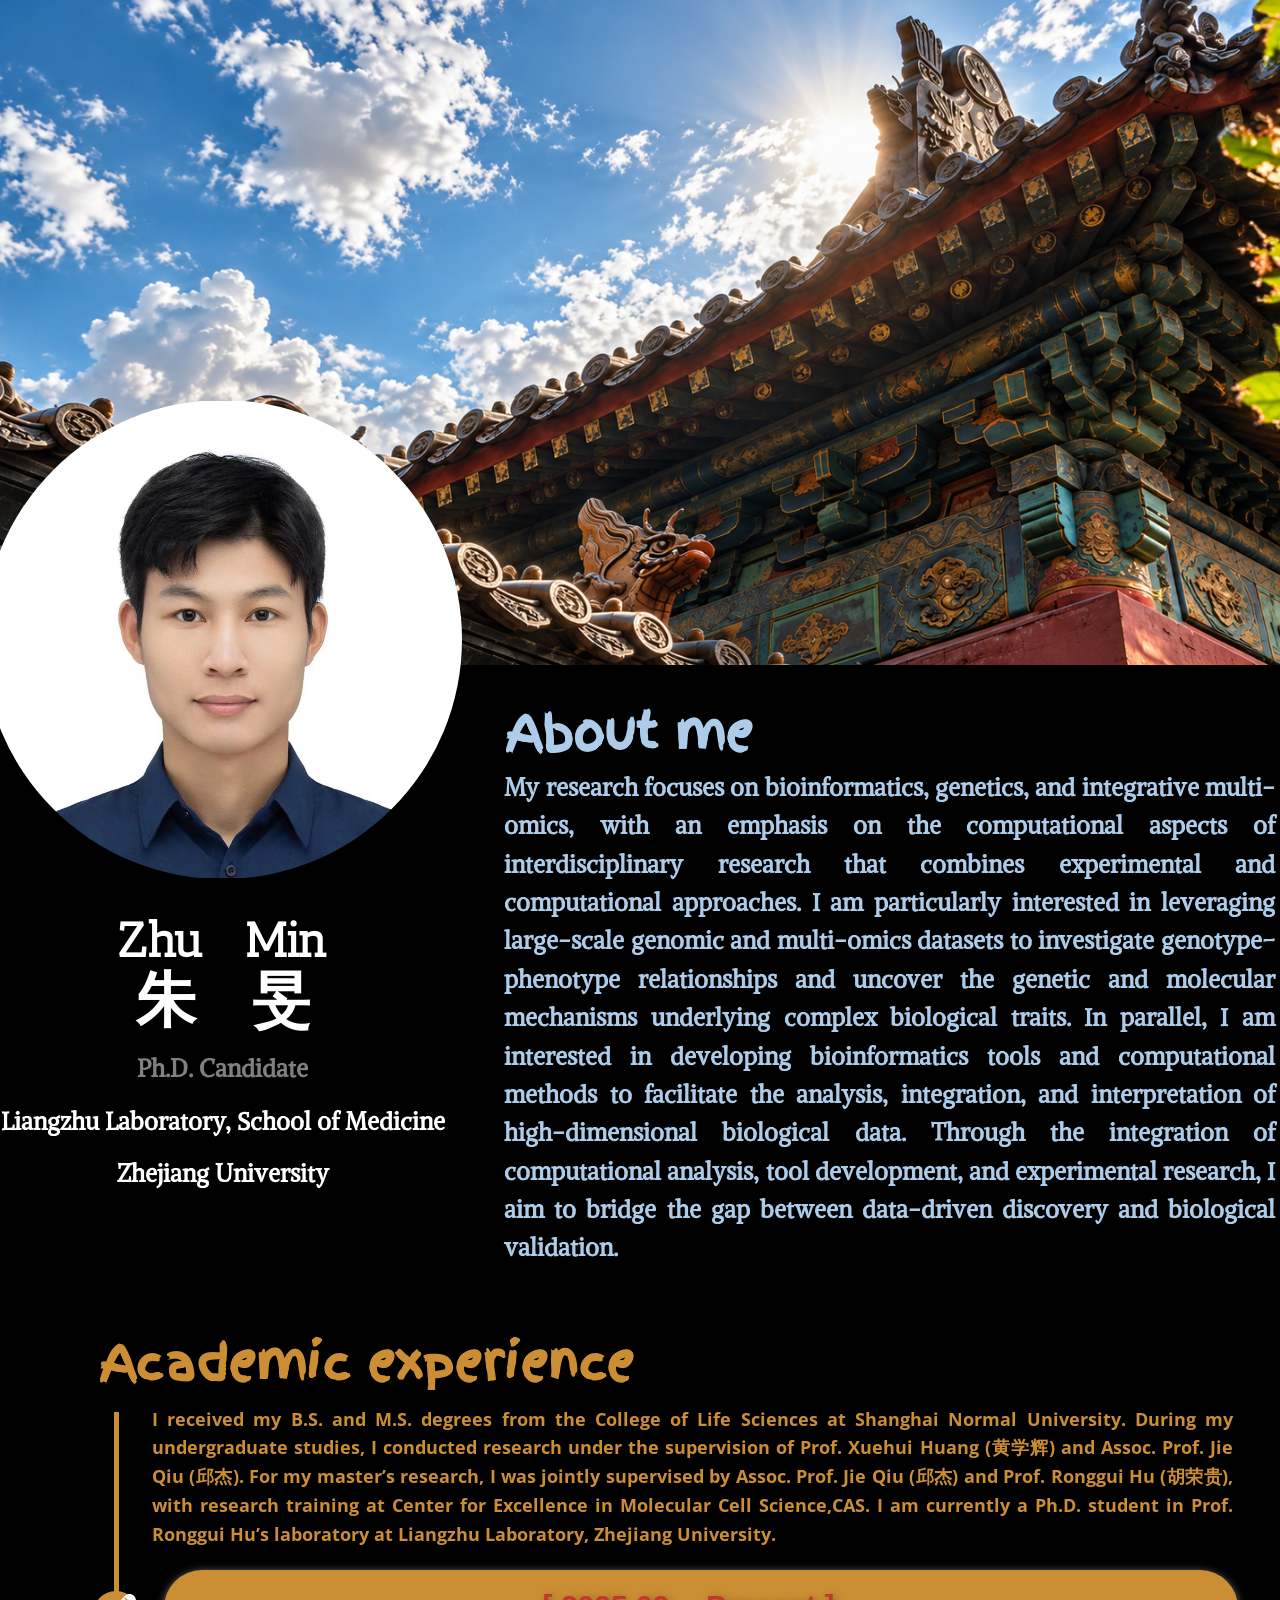
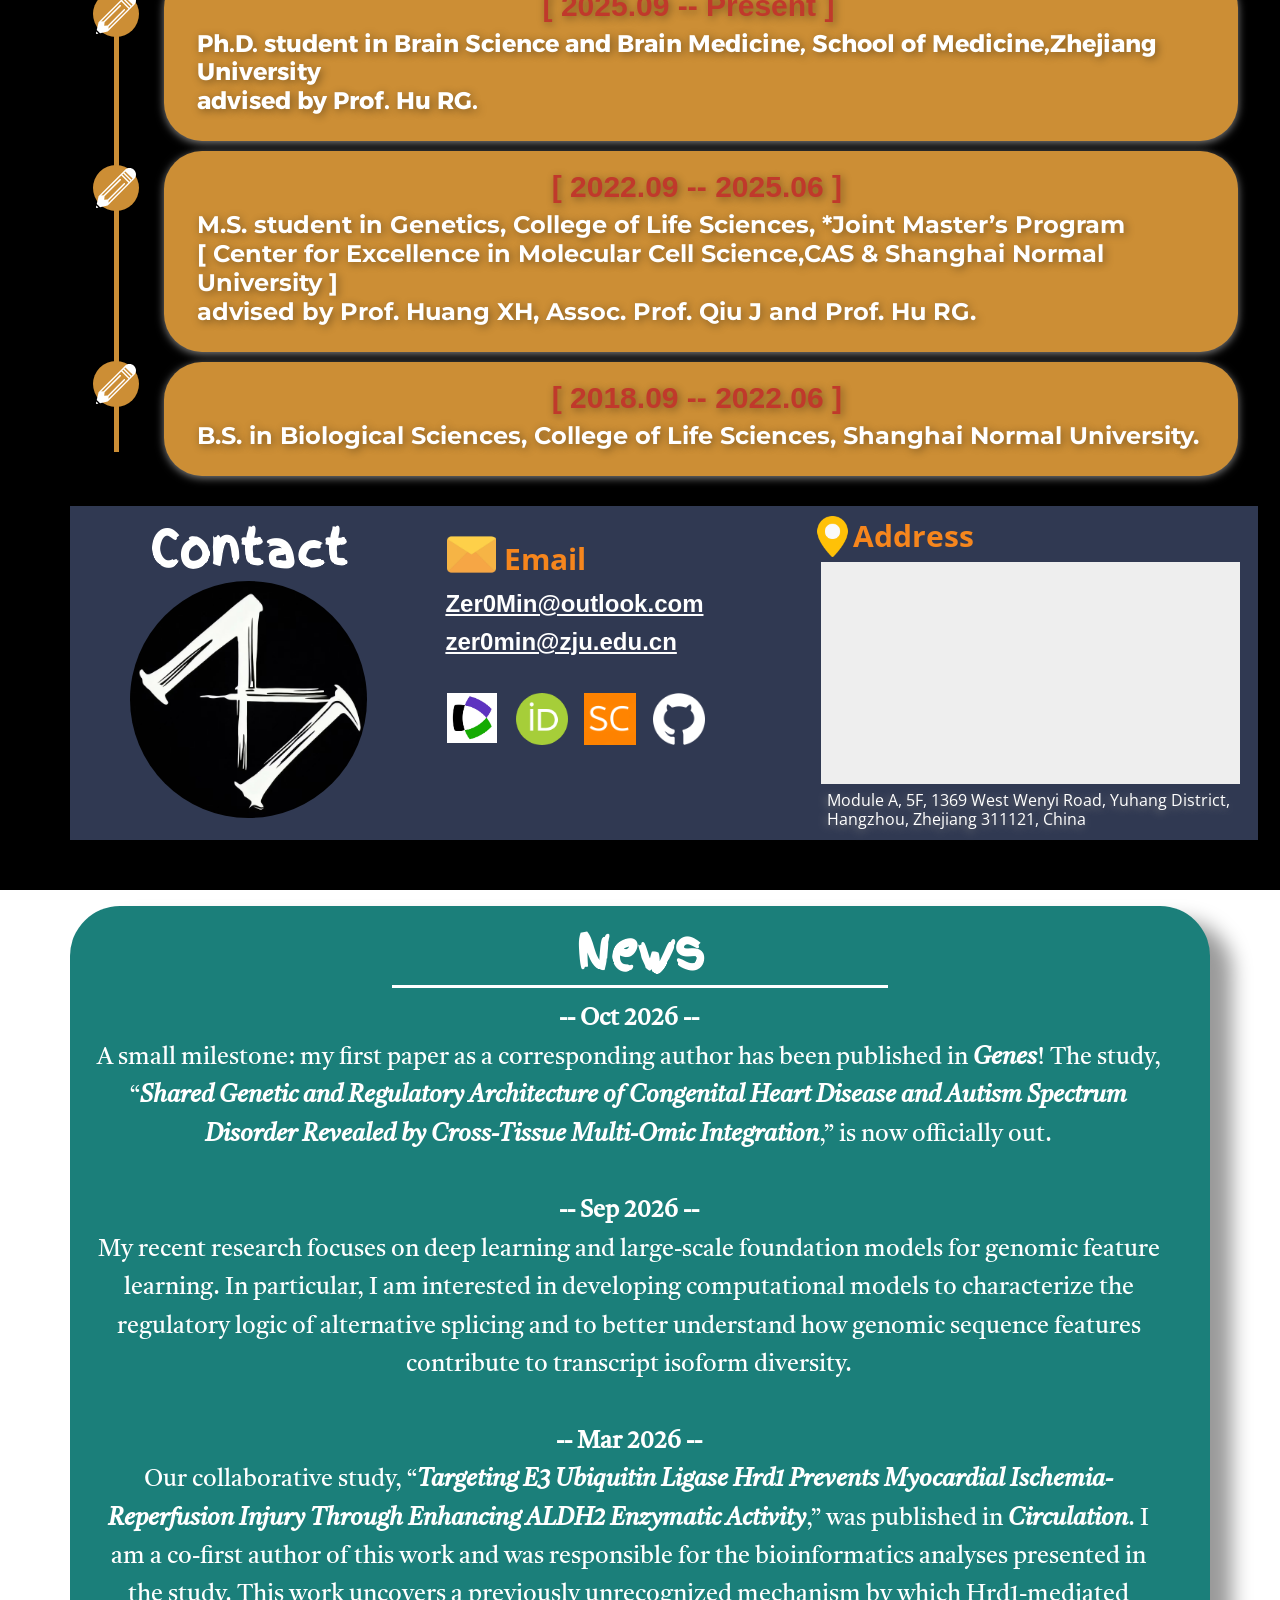
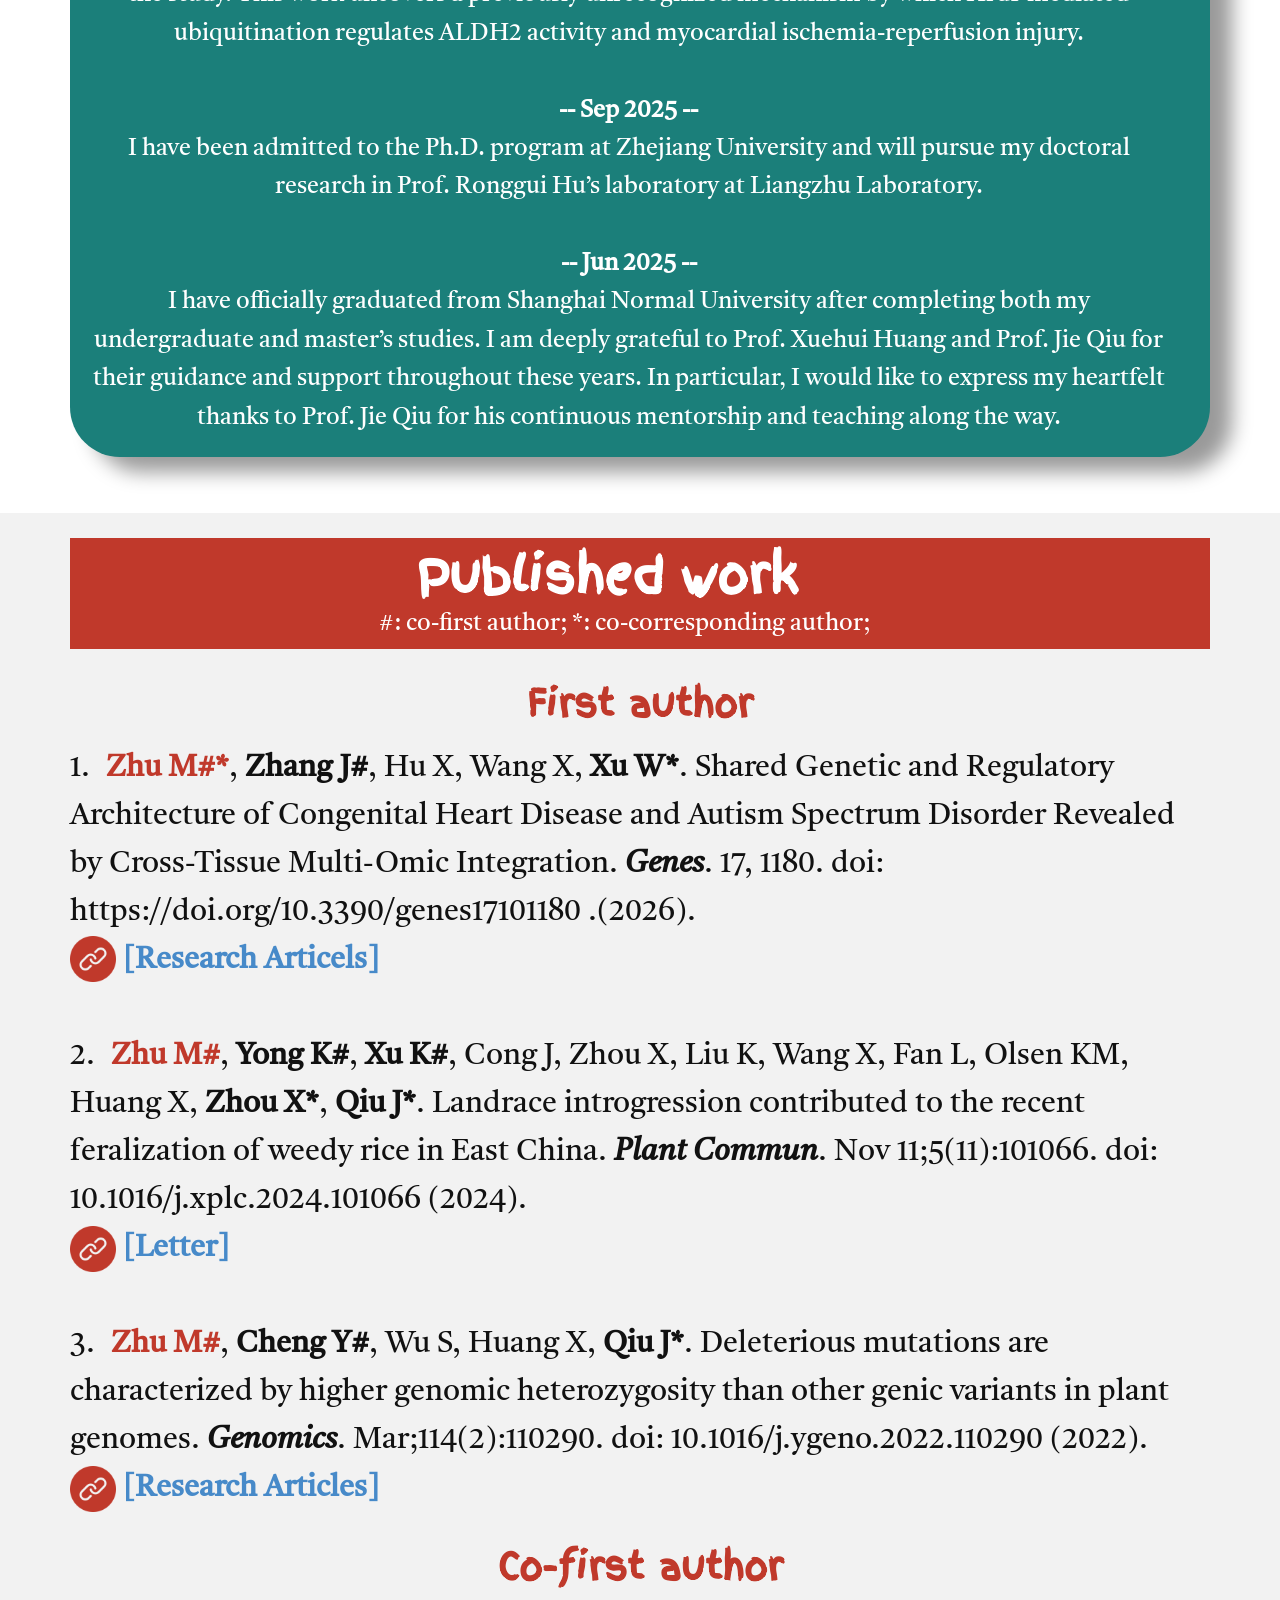
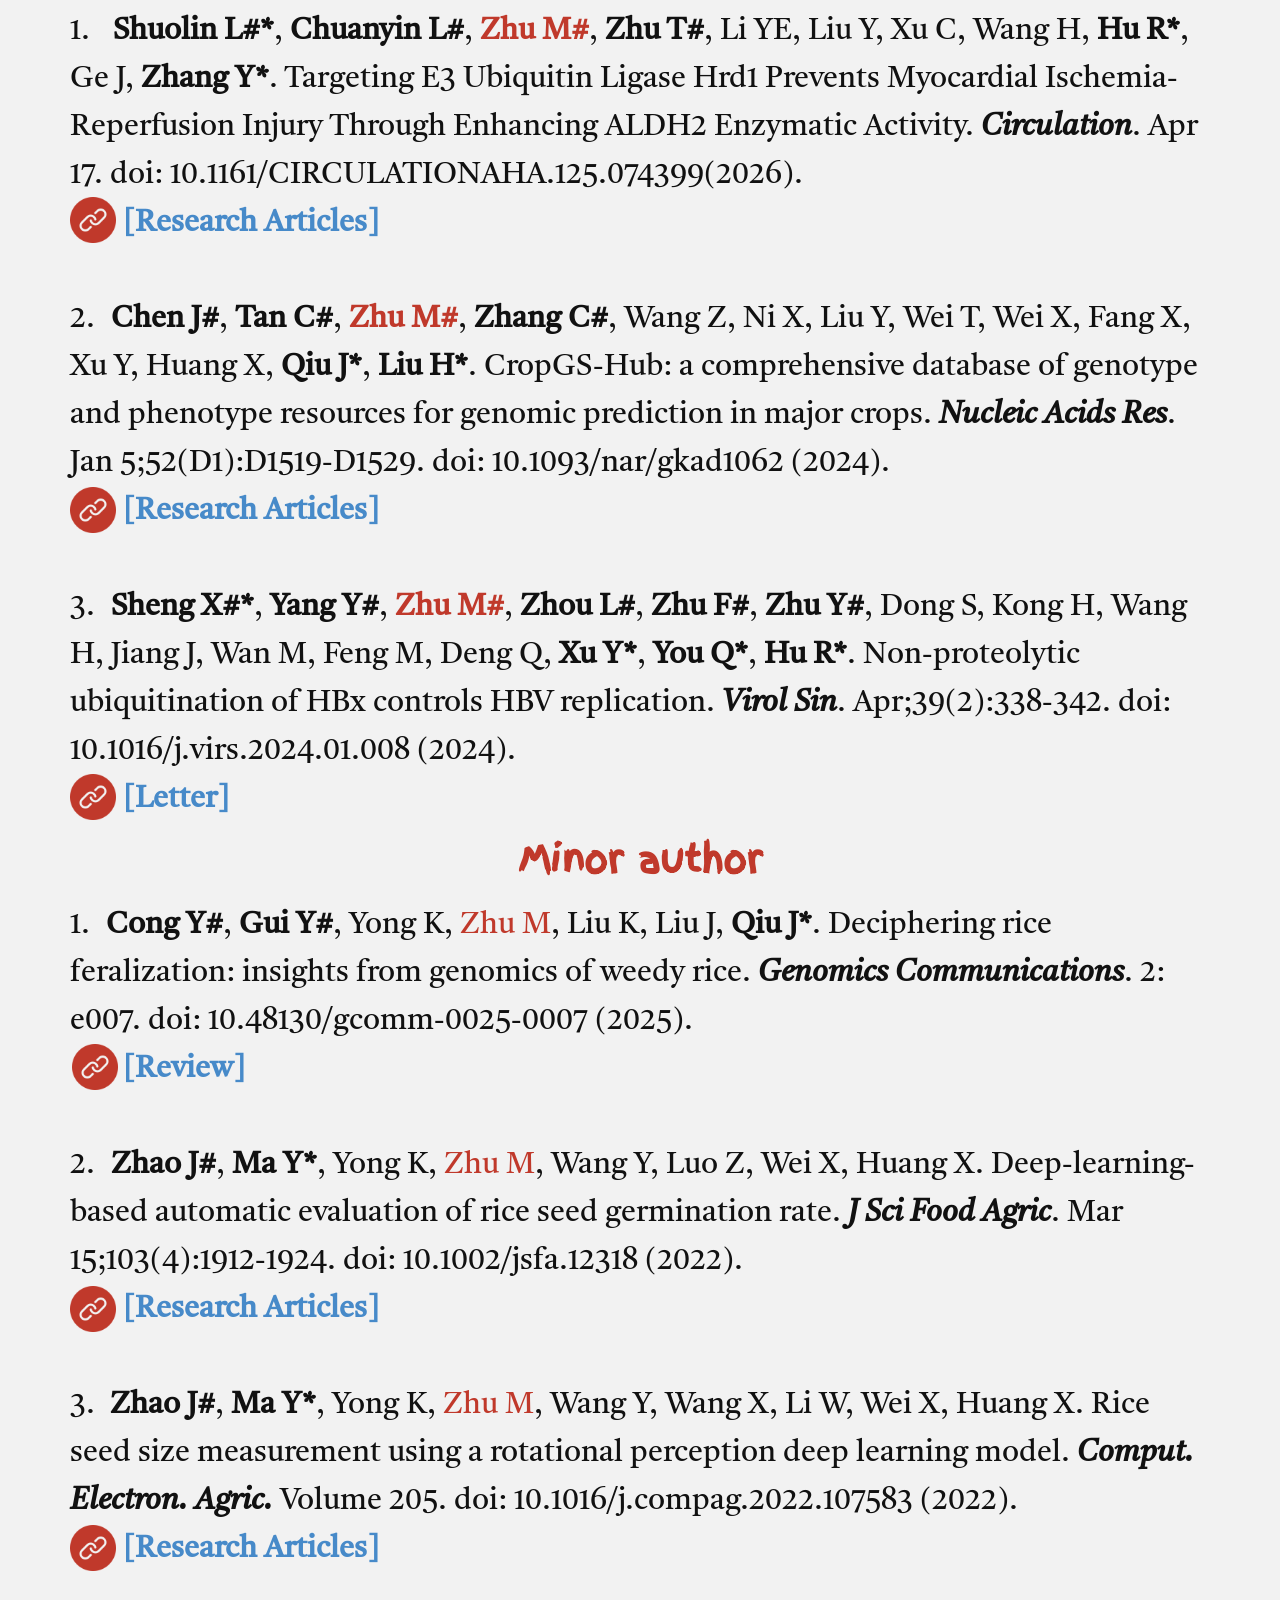
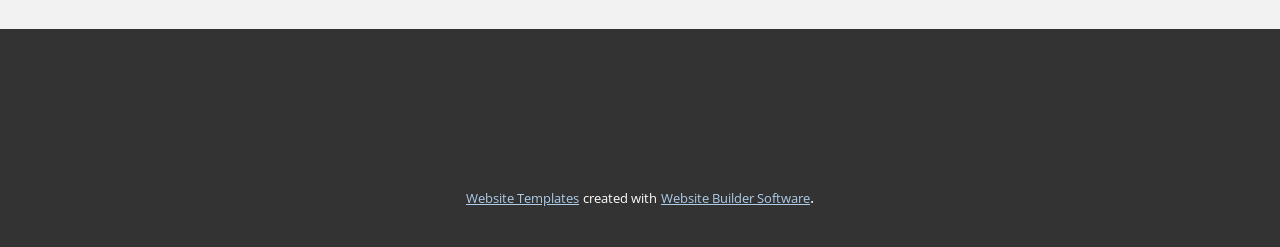
<file: Home.html>
<!DOCTYPE html>
<html style="font-size: 16px;" lang="zh"><head>
    <meta name="viewport" content="width=device-width, initial-scale=1.0">
    <meta charset="utf-8">
    <meta name="keywords" content="About Work, ​Call and get a discount, Our Team">
    <meta name="description" content="">
    <title>Home</title>
    <link rel="stylesheet" href="nicepage.css" media="screen">
<link rel="stylesheet" href="Home.css" media="screen">
    <script class="u-script" type="text/javascript" src="jquery.js" defer=""></script>
    <script class="u-script" type="text/javascript" src="nicepage.js" defer=""></script>
    <meta name="generator" content="Nicepage 6.2.1, nicepage.com">
    <link id="u-theme-google-font" rel="stylesheet" href="https://fonts.googleapis.com/css?family=Roboto:100,100i,300,300i,400,400i,500,500i,700,700i,900,900i|Open+Sans:300,300i,400,400i,500,500i,600,600i,700,700i,800,800i">
    <link id="u-page-google-font" rel="stylesheet" href="https://fonts.googleapis.com/css?family=Montserrat:100,100i,200,200i,300,300i,400,400i,500,500i,600,600i,700,700i,800,800i,900,900i|Antic+Slab:400|Alike+Angular:400|Finger+Paint:400|Alexandria:100,200,300,400,500,600,700,800,900|Tiro+Gurmukhi:400,400i">
    
    
    
    
    
    
    
    
    <script type="application/ld+json">{
		"@context": "http://schema.org",
		"@type": "Organization",
		"name": "ZhuMin"
}</script>
    <meta name="theme-color" content="#478ac9">
    <meta property="og:title" content="Home">
    <meta property="og:description" content="">
    <meta property="og:type" content="website">
  <meta data-intl-tel-input-cdn-path="intlTelInput/"></head>
  <body data-path-to-root="./" data-include-products="false" class="u-body u-xl-mode" data-lang="zh"><header class="u-clearfix u-header u-header" id="sec-609f"><div class="u-clearfix u-sheet u-sheet-1">
        <nav class="u-align-left u-menu u-menu-hamburger u-offcanvas u-menu-1" data-responsive-from="XL">
          <div class="menu-collapse">
            <a class="u-button-style u-nav-link" href="#" style="padding: 4px 0px; font-size: calc(1em + 8px);">
              <svg class="u-svg-link" preserveAspectRatio="xMidYMin slice" viewBox="0 0 302 302" style=""><use xmlns:xlink="http://www.w3.org/1999/xlink" xlink:href="#svg-5c50"></use></svg>
              <svg xmlns="http://www.w3.org/2000/svg" xmlns:xlink="http://www.w3.org/1999/xlink" version="1.1" id="svg-5c50" x="0px" y="0px" viewBox="0 0 302 302" style="enable-background:new 0 0 302 302;" xml:space="preserve" class="u-svg-content"><g><rect y="36" width="302" height="30"></rect><rect y="236" width="302" height="30"></rect><rect y="136" width="302" height="30"></rect>
</g><g></g><g></g><g></g><g></g><g></g><g></g><g></g><g></g><g></g><g></g><g></g><g></g><g></g><g></g><g></g></svg>
            </a>
          </div>
          <div class="u-nav-container">
            <ul class="u-nav u-unstyled u-nav-1"><li class="u-nav-item"><a class="u-button-style u-nav-link u-text-active-palette-1-base u-text-hover-palette-2-base" href="Home.html" style="padding: 10px 20px;">Home</a>
</li></ul>
          </div>
          <div class="u-nav-container-collapse">
            <div class="u-align-center u-container-align-center u-container-style u-inner-container-layout u-opacity u-opacity-95 u-palette-4-base u-sidenav">
              <div class="u-inner-container-layout u-sidenav-overflow">
                <div class="u-menu-close"></div>
                <ul class="u-align-center u-nav u-popupmenu-items u-unstyled u-nav-2"><li class="u-nav-item"><a class="u-button-style u-nav-link" href="Home.html">Home</a>
</li></ul>
              </div>
            </div>
            <div class="u-menu-overlay u-opacity u-opacity-70 u-palette-4-dark-3"></div>
          </div>
        </nav>
      </div></header>
    <section class="u-black u-clearfix u-valign-middle-xs u-section-1" id="sec-ef11">
      <div class="data-layout-selected u-clearfix u-expanded-width u-layout-wrap u-layout-wrap-1">
        <div class="u-layout">
          <div class="u-layout-row">
            <div class="u-container-style u-image u-layout-cell u-size-60 u-image-1" data-image-width="1916" data-image-height="821">
              <div class="u-container-layout u-container-layout-1"></div>
            </div>
          </div>
        </div>
      </div>
      <div class="custom-expanded data-layout-selected u-clearfix u-layout-wrap u-layout-wrap-2">
        <div class="u-layout">
          <div class="u-layout-row">
            <div class="u-container-style u-layout-cell u-size-23 u-layout-cell-2">
              <div class="u-container-layout u-container-layout-2">
                <div class="u-image u-image-circle u-image-contain u-image-2" alt="" data-image-width="842" data-image-height="839"></div>
                <h2 class="u-align-center u-custom-font u-subtitle u-text u-text-body-alt-color u-text-default u-text-1">
                  <span style="font-size: 3rem;"> Zhu&nbsp; &nbsp;Min</span>
                  <br>
                  <span style="font-size: 3.75rem;">朱&nbsp; &nbsp;旻</span>
                  <br>
                </h2>
                <p class="u-align-center u-custom-font u-text u-text-2">
                  <span class="u-text-grey-50">Ph.D. Candidate</span>
                  <span class="u-text-grey-50">
                    <br>
                  </span>
                  <span class="u-text-body-alt-color">Liangzhu Laboratory, School of Medicine<br>Zhejiang University
                  </span>
                </p>
              </div>
            </div>
            <div class="u-container-style u-layout-cell u-size-37 u-layout-cell-3">
              <div class="u-container-layout u-container-layout-3">
                <h2 class="u-align-center u-text u-text-default u-text-palette-1-light-2 u-text-3">About me</h2>
                <p class="u-align-justify-lg u-align-justify-md u-align-justify-sm u-align-justify-xl u-align-left-xs u-custom-font u-text u-text-default-lg u-text-default-md u-text-default-sm u-text-default-xl u-text-palette-1-light-2 u-text-4">My research focuses on bioinformatics, genetics, and integrative multi-omics, with an emphasis on the computational aspects of interdisciplinary research that combines experimental and computational approaches. I am particularly interested in leveraging large-scale genomic and multi-omics datasets to investigate genotype–phenotype relationships and uncover the genetic and molecular mechanisms underlying complex biological traits. In parallel, I am interested in developing bioinformatics tools and computational methods to facilitate the analysis, integration, and interpretation of high-dimensional biological data. Through the integration of computational analysis, tool development, and experimental research, I aim to bridge the gap between data-driven discovery and biological validation. <br>
                </p>
              </div>
            </div>
          </div>
        </div>
      </div>
      <h2 class="u-align-center u-custom-font u-text u-text-custom-color-4 u-text-5"> Academic experience</h2>
      <div class="custom-expanded data-layout-selected u-clearfix u-custom-color-3 u-expanded-width-md u-expanded-width-sm u-layout-wrap u-layout-wrap-3">
        <div class="u-layout">
          <div class="u-layout-row">
            <div class="u-align-left-xs u-black u-container-style u-layout-cell u-shape-rectangle u-size-60 u-layout-cell-4">
              <div class="u-container-layout u-container-layout-4">
                <div class="u-align-center u-border-5 u-border-custom-color-4 u-line u-line-vertical u-line-1"></div>
                <p class="u-align-justify-lg u-align-justify-md u-align-justify-sm u-align-justify-xl u-text u-text-custom-color-4 u-text-6">I received my B.S. and M.S. degrees from the College of Life Sciences at Shanghai Normal University. During my undergraduate studies, I conducted research under the supervision of Prof. Xuehui Huang (黄学辉) and Assoc. Prof. Jie Qiu (邱杰). For my master’s research, I was jointly supervised by Assoc. Prof. Jie Qiu (邱杰) and Prof. Ronggui Hu (胡荣贵), with research training at ​Center for Excellence in Molecular&nbsp;Cell Science,CAS. I am currently a Ph.D. student in Prof. Ronggui Hu’s laboratory at Liangzhu Laboratory, Zhejiang University.</p><span class="u-custom-color-4 u-icon u-icon-circle u-icon-1"><svg class="u-svg-link" preserveAspectRatio="xMidYMin slice" viewBox="0 0 55.25 55.25" style=""><use xmlns:xlink="http://www.w3.org/1999/xlink" xlink:href="#svg-f178"></use></svg><svg class="u-svg-content" viewBox="0 0 55.25 55.25" x="0px" y="0px" id="svg-f178" style="enable-background:new 0 0 55.25 55.25;"><g><path d="M0.523,51.933l-0.497,2.085c-0.016,0.067-0.02,0.135-0.022,0.202C0.004,54.234,0,54.246,0,54.259
		c0.001,0.114,0.026,0.225,0.065,0.332c0.009,0.025,0.019,0.047,0.03,0.071c0.049,0.107,0.11,0.21,0.196,0.296
		c0.095,0.095,0.207,0.168,0.328,0.218c0.121,0.05,0.25,0.075,0.379,0.075c0.077,0,0.155-0.009,0.231-0.027l2.086-0.497
		L0.523,51.933z"></path><path d="M52.618,2.631c-3.51-3.508-9.219-3.508-12.729,0L3.827,38.693C3.81,38.71,3.8,38.731,3.785,38.749
		c-0.021,0.024-0.039,0.05-0.058,0.076c-0.053,0.074-0.094,0.153-0.125,0.239c-0.009,0.026-0.022,0.049-0.029,0.075
		c-0.003,0.01-0.009,0.02-0.012,0.03l-2.495,10.48L5.6,54.182l10.48-2.495c0.027-0.006,0.051-0.021,0.077-0.03
		c0.034-0.011,0.066-0.024,0.099-0.039c0.072-0.033,0.139-0.074,0.201-0.123c0.024-0.019,0.049-0.033,0.072-0.054
		c0.008-0.008,0.018-0.012,0.026-0.02l36.063-36.063C56.127,11.85,56.127,6.14,52.618,2.631z M17.157,47.992l0.354-3.183
		L39.889,22.43c0.391-0.391,0.391-1.023,0-1.414s-1.023-0.391-1.414,0L16.097,43.395l-4.773,0.53l0.53-4.773l22.38-22.378
		c0.391-0.391,0.391-1.023,0-1.414s-1.023-0.391-1.414,0L10.44,37.738l-3.183,0.354L34.94,10.409l9.9,9.9L17.157,47.992z
		 M46.254,18.895l-9.9-9.9l1.414-1.414l9.9,9.9L46.254,18.895z M49.082,16.067l-9.9-9.9l1.415-1.415l9.9,9.9L49.082,16.067z"></path>
</g></svg></span>
                <div class="custom-expanded u-list u-list-1">
                  <div class="u-repeater u-repeater-1">
                    <div class="u-align-left u-container-style u-custom-color-4 u-list-item u-radius u-repeater-item u-shape-round u-list-item-1">
                      <div class="u-container-layout u-similar-container u-container-layout-5">
                        <p class="u-align-center u-custom-font u-font-arial u-text u-text-custom-color-1 u-text-default u-text-7">[ 2025.09
-- Present ]&nbsp; &nbsp;</p>
                        <h5 class="u-align-left u-custom-font u-text u-text-8">Ph.D.
student in ​Brain Science and Brain Medicine, ​School of Medicine,​Zhejiang&nbsp; University&nbsp;<br>advised by Prof. Hu RG.&nbsp;<br>
                        </h5>
                      </div>
                    </div>
                    <div class="u-align-left u-container-style u-custom-color-4 u-list-item u-radius u-repeater-item u-shape-round u-list-item-2">
                      <div class="u-container-layout u-similar-container u-container-layout-6">
                        <p class="u-align-center u-custom-font u-font-arial u-text u-text-custom-color-1 u-text-default u-text-9">[ ​2022.09
-- 2025.06 ]&nbsp; </p>
                        <h5 class="u-align-left u-custom-font u-font-montserrat u-text u-text-10">M.S.
student in Genetics, College of Life Sciences,&nbsp;​*​Joint
Master’s Program<br>[ Center for Excellence in Molecular&nbsp;Cell Science,CAS &amp; Shanghai
Normal University ]&nbsp;<br>advised by Prof. Huang XH,&nbsp;Assoc. Prof. Qiu J and
Prof. Hu RG.<br>
                        </h5>
                      </div>
                    </div>
                    <div class="u-align-left u-container-style u-custom-color-4 u-list-item u-radius u-repeater-item u-shape-round u-list-item-3">
                      <div class="u-container-layout u-similar-container u-container-layout-7">
                        <p class="u-align-center u-custom-font u-font-arial u-text u-text-custom-color-1 u-text-default u-text-11">[ ​2018.09
-- 2022.06 ]&nbsp; </p>
                        <h5 class="u-align-left u-custom-font u-font-montserrat u-text u-text-12"> B.S.
in Biological Sciences,
College
of Life Sciences, Shanghai
Normal University.<br>
                        </h5>
                      </div>
                    </div>
                  </div>
                </div><span class="u-custom-color-4 u-icon u-icon-circle u-icon-2"><svg class="u-svg-link" preserveAspectRatio="xMidYMin slice" viewBox="0 0 55.25 55.25" style=""><use xmlns:xlink="http://www.w3.org/1999/xlink" xlink:href="#svg-958d"></use></svg><svg class="u-svg-content" viewBox="0 0 55.25 55.25" x="0px" y="0px" id="svg-958d" style="enable-background:new 0 0 55.25 55.25;"><g><path d="M0.523,51.933l-0.497,2.085c-0.016,0.067-0.02,0.135-0.022,0.202C0.004,54.234,0,54.246,0,54.259
		c0.001,0.114,0.026,0.225,0.065,0.332c0.009,0.025,0.019,0.047,0.03,0.071c0.049,0.107,0.11,0.21,0.196,0.296
		c0.095,0.095,0.207,0.168,0.328,0.218c0.121,0.05,0.25,0.075,0.379,0.075c0.077,0,0.155-0.009,0.231-0.027l2.086-0.497
		L0.523,51.933z"></path><path d="M52.618,2.631c-3.51-3.508-9.219-3.508-12.729,0L3.827,38.693C3.81,38.71,3.8,38.731,3.785,38.749
		c-0.021,0.024-0.039,0.05-0.058,0.076c-0.053,0.074-0.094,0.153-0.125,0.239c-0.009,0.026-0.022,0.049-0.029,0.075
		c-0.003,0.01-0.009,0.02-0.012,0.03l-2.495,10.48L5.6,54.182l10.48-2.495c0.027-0.006,0.051-0.021,0.077-0.03
		c0.034-0.011,0.066-0.024,0.099-0.039c0.072-0.033,0.139-0.074,0.201-0.123c0.024-0.019,0.049-0.033,0.072-0.054
		c0.008-0.008,0.018-0.012,0.026-0.02l36.063-36.063C56.127,11.85,56.127,6.14,52.618,2.631z M17.157,47.992l0.354-3.183
		L39.889,22.43c0.391-0.391,0.391-1.023,0-1.414s-1.023-0.391-1.414,0L16.097,43.395l-4.773,0.53l0.53-4.773l22.38-22.378
		c0.391-0.391,0.391-1.023,0-1.414s-1.023-0.391-1.414,0L10.44,37.738l-3.183,0.354L34.94,10.409l9.9,9.9L17.157,47.992z
		 M46.254,18.895l-9.9-9.9l1.414-1.414l9.9,9.9L46.254,18.895z M49.082,16.067l-9.9-9.9l1.415-1.415l9.9,9.9L49.082,16.067z"></path>
</g></svg></span><span class="u-custom-color-4 u-icon u-icon-circle u-icon-3"><svg class="u-svg-link" preserveAspectRatio="xMidYMin slice" viewBox="0 0 55.25 55.25" style=""><use xmlns:xlink="http://www.w3.org/1999/xlink" xlink:href="#svg-da43"></use></svg><svg class="u-svg-content" viewBox="0 0 55.25 55.25" x="0px" y="0px" id="svg-da43" style="enable-background:new 0 0 55.25 55.25;"><g><path d="M0.523,51.933l-0.497,2.085c-0.016,0.067-0.02,0.135-0.022,0.202C0.004,54.234,0,54.246,0,54.259
		c0.001,0.114,0.026,0.225,0.065,0.332c0.009,0.025,0.019,0.047,0.03,0.071c0.049,0.107,0.11,0.21,0.196,0.296
		c0.095,0.095,0.207,0.168,0.328,0.218c0.121,0.05,0.25,0.075,0.379,0.075c0.077,0,0.155-0.009,0.231-0.027l2.086-0.497
		L0.523,51.933z"></path><path d="M52.618,2.631c-3.51-3.508-9.219-3.508-12.729,0L3.827,38.693C3.81,38.71,3.8,38.731,3.785,38.749
		c-0.021,0.024-0.039,0.05-0.058,0.076c-0.053,0.074-0.094,0.153-0.125,0.239c-0.009,0.026-0.022,0.049-0.029,0.075
		c-0.003,0.01-0.009,0.02-0.012,0.03l-2.495,10.48L5.6,54.182l10.48-2.495c0.027-0.006,0.051-0.021,0.077-0.03
		c0.034-0.011,0.066-0.024,0.099-0.039c0.072-0.033,0.139-0.074,0.201-0.123c0.024-0.019,0.049-0.033,0.072-0.054
		c0.008-0.008,0.018-0.012,0.026-0.02l36.063-36.063C56.127,11.85,56.127,6.14,52.618,2.631z M17.157,47.992l0.354-3.183
		L39.889,22.43c0.391-0.391,0.391-1.023,0-1.414s-1.023-0.391-1.414,0L16.097,43.395l-4.773,0.53l0.53-4.773l22.38-22.378
		c0.391-0.391,0.391-1.023,0-1.414s-1.023-0.391-1.414,0L10.44,37.738l-3.183,0.354L34.94,10.409l9.9,9.9L17.157,47.992z
		 M46.254,18.895l-9.9-9.9l1.414-1.414l9.9,9.9L46.254,18.895z M49.082,16.067l-9.9-9.9l1.415-1.415l9.9,9.9L49.082,16.067z"></path>
</g></svg></span>
              </div>
            </div>
          </div>
        </div>
      </div>
    </section>
    <section class="u-align-left u-black u-clearfix u-section-2" id="carousel_8cb5">
      <div class="u-clearfix u-sheet u-sheet-1">
        <div class="data-layout-selected u-clearfix u-custom-color-3 u-expanded-width-md u-expanded-width-xs u-gutter-0 u-layout-wrap u-layout-wrap-1">
          <div class="u-layout">
            <div class="u-layout-row">
              <div class="u-align-center u-container-style u-layout-cell u-size-18 u-layout-cell-1">
                <div class="u-container-layout u-container-layout-1">
                  <h2 class="u-text u-text-1"> Contact</h2>
                  <div class="custom-expanded u-image u-image-circle u-preserve-proportions u-image-1" data-image-width="1280" data-image-height="1280"></div>
                </div>
              </div>
              <div class="u-container-style u-layout-cell u-size-18-lg u-size-19-xl u-size-20-md u-size-20-sm u-size-20-xs u-layout-cell-2">
                <div class="u-container-layout u-container-layout-2"><span class="u-file-icon u-icon u-icon-1"><img src="images/image4.png" alt=""></span>
                  <p class="u-text u-text-2">
                    <a class="u-active-none u-border-none u-btn u-button-link u-button-style u-hover-none u-none u-text-body-alt-color u-btn-1" data-href="#">
                      <span class="u-text-palette-2-base"> Email</span>
                      <br>
                    </a>
                  </p>
                  <p class="u-custom-font u-font-arial u-text u-text-default u-text-3">
                    <a class="u-active-none u-border-none u-btn u-button-link u-button-style u-hover-none u-none u-text-body-alt-color u-btn-2" data-href="mailto:Zer0Min@outlook.com" href="mailto:Zer0Min@outlook.com">Zer0Min@outlook.com</a>
                  </p>
                  <p class="u-custom-font u-font-arial u-text u-text-default u-text-4">
                    <a class="u-active-none u-border-none u-btn u-button-link u-button-style u-hover-none u-none u-text-body-alt-color u-btn-3" data-href="mailto:Zer0Min@outlook.com" href="mailto:zer0min@zju.edu.cn"> zer0min@zju.edu.cn</a>
                  </p><span class="u-file-icon u-icon u-text-white u-icon-2" data-href="https://github.com/Min-Zer0" data-target="_blank"><img src="images/image-53c53f3a.png" alt=""></span><span class="u-file-icon u-icon u-icon-3" data-href="https://orcid.org/0000-0002-5265-2006" data-target="_blank"><img src="images/image1.png" alt=""></span><span class="u-file-icon u-icon u-icon-4" data-href="https://www.scopus.com/authid/detail.uri?authorId=57697635700" data-target="_blank"><img src="images/image3.png" alt=""></span><span class="u-file-icon u-icon u-icon-5" data-href="https://www.webofscience.com/wos/author/record/IXN-7624-2023" data-target="_blank"><img src="images/image6.png" alt=""></span>
                </div>
              </div>
              <div class="u-container-style u-layout-cell u-size-22-md u-size-22-sm u-size-22-xs u-size-23-xl u-size-24-lg u-layout-cell-3">
                <div class="u-container-layout u-valign-bottom-sm u-container-layout-3">
                  <p class="u-text u-text-5">
                    <span class="u-text-palette-2-base"> Address</span>
                    <br>
                  </p><span class="u-file-icon u-icon u-icon-6"><img src="images/image5.png" alt=""></span>
                  <div class="u-expanded-width-xs u-grey-light-2 u-map u-map-1">
                    <div class="embed-responsive">
                      <iframe class="embed-responsive-item" src="https://maps.google.com/maps?output=embed&amp;q=%E6%B5%99%E6%B1%9F%E5%A4%A7%E5%AD%A6%E5%8C%BB%E5%AD%A6%E9%99%A2%E9%99%84%E5%B1%9E%E7%AC%AC%E4%B8%80%E5%8C%BB%E9%99%A2%EF%BC%88%E6%96%B0%EF%BC%89&amp;z=15&amp;t=m" data-map="[base64]"></iframe>
                    </div>
                  </div>
                  <p class="u-text u-text-6">Module A, 5F,&nbsp;1369 West Wenyi Road, Yuhang District, Hangzhou, Zhejiang 311121, China<br>
                  </p>
                </div>
              </div>
            </div>
          </div>
        </div>
      </div>
    </section>
    <section class="u-clearfix u-white u-section-3" id="sec-29fc">
      <div class="u-clearfix u-sheet u-sheet-1">
        <div class="u-align-center u-container-style u-expanded-width u-group u-palette-4-base u-radius u-shape-round u-group-1">
          <div class="u-container-layout u-container-layout-1">
            <h2 class="u-text u-text-default u-text-1"> News</h2>
            <div class="u-align-center u-border-3 u-border-white u-line u-line-horizontal u-line-1"></div>
            <p class="u-custom-font u-text u-text-white u-text-2"> -- Oct 2026 --<br>
              <span style="font-weight: 400;">A small milestone: my first paper as a corresponding author has been published in <span style="font-weight: 700; font-style: italic;">Genes</span>! The study, “<span style="font-weight: 700; font-style: italic;">Shared Genetic and Regulatory Architecture of Congenital Heart Disease and Autism Spectrum Disorder Revealed by Cross-Tissue Multi-Omic Integration</span>,” is now officially out.
              </span>
              <br>
              <br> -- Sep 2026 --<br>
              <span style="font-weight: 400;">My recent research focuses on deep learning and large-scale foundation models for genomic feature learning. In particular, I am interested in developing computational models to characterize the regulatory logic of alternative splicing and to better understand how genomic sequence features contribute to transcript isoform diversity.</span>
              <br>
              <br>-- Mar 2026 --<br>
              <span style="font-weight: 400;">Our collaborative study, “<span style="font-style: italic; font-weight: 700;">Targeting E3 Ubiquitin Ligase Hrd1 Prevents Myocardial Ischemia-Reperfusion Injury Through Enhancing ALDH2 Enzymatic Activity</span>,” was published in <span style="font-weight: 700; font-style: italic;">Circulation</span>. I am a co-first author of this work and was responsible for the bioinformatics analyses presented in the study. This work uncovers a previously unrecognized mechanism by which Hrd1-mediated ubiquitination regulates ALDH2 activity and myocardial ischemia-reperfusion injury.
              </span>
              <br>
              <br> -- Sep 2025 --<br>
              <span style="font-weight: 400;"> I have been admitted to the Ph.D. program at Zhejiang University and will pursue my doctoral research in Prof. Ronggui Hu’s laboratory at Liangzhu Laboratory.</span>
              <br>
              <br> -- Jun 2025 --<br>
              <span style="font-weight: 400;">I have officially graduated from Shanghai Normal University after completing both my undergraduate and master’s studies. I am deeply grateful to Prof. Xuehui Huang and Prof. Jie Qiu for their guidance and support throughout these years. In particular, I would like to express my heartfelt thanks to Prof. Jie Qiu for his continuous mentorship and teaching along the way.</span>
              <br>
            </p>
          </div>
        </div>
      </div>
    </section>
    <section class="u-clearfix u-grey-5 u-section-4" id="sec-e15a">
      <div class="u-clearfix u-sheet u-valign-middle-lg u-sheet-1">
        <div class="u-expanded-width u-list u-list-1">
          <div class="u-repeater u-repeater-1">
            <div class="u-align-left u-container-style u-custom-color-1 u-list-item u-repeater-item u-shape-rectangle u-list-item-1">
              <div class="u-container-layout u-similar-container u-container-layout-1">
                <h2 class="u-align-center u-custom-font u-text u-text-1"> Published work</h2>
                <p class="u-align-center u-custom-font u-text u-text-2">#: co-first author; *: co-corresponding author;</p>
              </div>
            </div>
          </div>
        </div>
        <h2 class="u-align-center u-custom-font u-text u-text-custom-color-1 u-text-3"> First author</h2>
        <p class="u-custom-font u-text u-text-4"> 1.&nbsp;&nbsp;<span class="u-text-custom-color-1" style="font-weight: 700;">Zhu M#*</span>, <span style="font-weight: 700;">Zhang&nbsp;J#</span>, Hu X, Wang X, <span style="font-weight: 700;">Xu W*</span>. Shared Genetic and Regulatory Architecture of Congenital Heart Disease and Autism Spectrum Disorder Revealed by Cross-Tissue Multi-Omic Integration. <span style="font-style: italic; font-weight: 700;">Genes</span>. 17, 1180. doi: https://doi.org/10.3390/genes17101180 .(2026).&nbsp;<br>&nbsp; &nbsp; &nbsp; &nbsp;<span style="font-weight: 700;" class="u-text-palette-1-base">[Research Articels]&nbsp;</span>
          <br>
          <br>2.&nbsp;&nbsp;<span style="font-weight: 700;" class="u-text-custom-color-1">Zhu M#</span>, <span style="font-weight: 700;">Yong K#</span>, <span style="font-weight: 700;">Xu K#</span>, Cong J, Zhou X, Liu K, Wang X, Fan L, Olsen KM, Huang X, <span style="font-weight: 700;">Zhou X*</span>, <span style="font-weight: 700;">Qiu J*</span>. Landrace introgression contributed to the recent feralization of weedy rice in East China. <span style="font-style: italic; font-weight: 700;">Plant Commun</span>. Nov 11;5(11):101066. doi: 10.1016/j.xplc.2024.101066 (2024).&nbsp;<span class="u-text-palette-1-base" style="font-weight: 700;">
            <br>&nbsp; &nbsp; &nbsp; &nbsp;[Letter]
          </span>&nbsp;<br>
          <br>3.&nbsp;&nbsp;<span style="font-weight: 700;" class="u-text-custom-color-1">Zhu M#</span>, <span style="font-weight: 700;">Cheng Y#</span>, Wu S, Huang X, <span style="font-weight: 700;">Qiu J*</span>. Deleterious mutations are characterized by higher genomic heterozygosity than other genic variants in plant genomes. <span style="font-weight: 700; font-style: italic;">Genomics</span>. Mar;114(2):110290. doi: 10.1016/j.ygeno.2022.110290 (2022).&nbsp;<span class="u-text-palette-1-base" style="font-weight: 700;">
            <br>&nbsp; &nbsp; &nbsp; &nbsp;[Research Articles]
          </span>
        </p><span class="u-file-icon u-icon u-text-custom-color-1 u-icon-1" data-href="https://www.sciencedirect.com/science/article/pii/S2590346224004206" data-target="_blank"><img src="images/image9-6e0d26a6.png" alt=""></span><span class="u-file-icon u-icon u-text-custom-color-1 u-icon-2" data-href="https://www.sciencedirect.com/science/article/pii/S0888754322000350" data-target="_blank"><img src="images/image9-6e0d26a6.png" alt=""></span><span class="u-file-icon u-icon u-text-custom-color-1 u-icon-3" data-href="https://www.mdpi.com/2073-4425/17/10/1180" data-target="_blank"><img src="images/image9-6e0d26a6.png" alt=""></span>
      </div>
    </section>
    <section class="u-clearfix u-grey-5 u-section-5" id="sec-0cd6">
      <div class="u-clearfix u-sheet u-valign-middle u-sheet-1">
        <h2 class="u-align-center u-custom-font u-text u-text-custom-color-1 u-text-1"> Co-first author</h2>
        <p class="u-custom-font u-text u-text-2">1.&nbsp;&nbsp;<span style="font-weight: 700;"> Shuolin L#*</span>, <span style="font-weight: 700;">Chuanyin L#</span>, <span style="font-weight: 700;" class="u-text-custom-color-1">Zhu M#</span>, <span style="font-weight: 700;">Zhu T#</span>, Li YE, Liu Y, Xu C, Wang H, <span style="font-weight: 700;">Hu R*</span>, Ge J, <span style="font-weight: 700;">Zhang Y*</span>. Targeting E3 Ubiquitin Ligase Hrd1 Prevents Myocardial Ischemia-Reperfusion Injury Through Enhancing ALDH2 Enzymatic Activity. <span style="font-style: italic; font-weight: 700;">Circulation</span>. Apr 17. doi: 10.1161/CIRCULATIONAHA.125.074399(2026).<span class="u-text-palette-1-base" style="font-weight: 700;">
            <br>&nbsp; &nbsp; &nbsp; &nbsp;[Research Articles]
          </span>
          <br>
          <br>2.&nbsp;&nbsp;<span style="font-weight: 700;">Chen J#</span>, <span style="font-weight: 700;">Tan C#</span>, <span style="font-weight: 700;" class="u-text-custom-color-1">Zhu M#</span>, <span style="font-weight: 700;">Zhang C#</span>, Wang Z, Ni X, Liu Y, Wei T, Wei X, Fang X, Xu Y, Huang X, <span style="font-weight: 700;">Qiu J*</span>, <span style="font-weight: 700;">Liu H*</span>. CropGS-Hub: a comprehensive database of genotype and phenotype resources for genomic prediction in major crops. <span style="font-weight: 700; font-style: italic;">Nucleic Acids Res</span>. Jan 5;52(D1):D1519-D1529. doi: 10.1093/nar/gkad1062 (2024).&nbsp;<span class="u-text-palette-1-base" style="font-weight: 700;">
            <br>&nbsp; &nbsp; &nbsp; &nbsp;[Research Articles]
          </span>
          <br>
          <br>3.&nbsp;&nbsp;<span style="font-weight: 700;">Sheng X#*</span>, <span style="font-weight: 700;">Yang Y#</span>, <span style="font-weight: 700;" class="u-text-custom-color-1">Zhu M#</span>, <span style="font-weight: 700;">Zhou L#</span>, <span style="font-weight: 700;">Zhu F#</span>, <span style="font-weight: 700;">Zhu Y#</span>, Dong S, Kong H, Wang H, Jiang J, Wan M, Feng M, Deng Q, <span style="font-weight: 700;">Xu Y*</span>, <span style="font-weight: 700;">You Q*</span>, <span style="font-weight: 700;">Hu R*</span>. Non-proteolytic ubiquitination of HBx controls HBV replication. <span style="font-style: italic; font-weight: 700;">Virol Sin</span>. Apr;39(2):338-342. doi: 10.1016/j.virs.2024.01.008 (2024).<span class="u-text-palette-1-base">&nbsp;<span style="font-weight: 700;">
              <br>&nbsp; &nbsp; &nbsp; &nbsp;[Letter]
            </span>
          </span>
        </p><span class="u-file-icon u-icon u-text-custom-color-1 u-icon-1" data-href="https://www.ahajournals.org/doi/10.1161/CIRCULATIONAHA.125.074399" data-target="_blank"><img src="images/image9-6e0d26a6.png" alt=""></span><span class="u-file-icon u-icon u-text-custom-color-1 u-icon-2" data-href="https://academic.oup.com/nar/article/52/D1/D1519/7449495" data-target="_blank"><img src="images/image9-6e0d26a6.png" alt=""></span><span class="u-file-icon u-icon u-text-custom-color-1 u-icon-3" data-href="https://www.virosin.org/article/doi/10.1016/j.virs.2024.01." data-target="_blank"><img src="images/image9-6e0d26a6.png" alt=""></span>
      </div>
    </section>
    <section class="u-clearfix u-grey-5 u-section-6" id="sec-a289">
      <div class="u-clearfix u-sheet u-sheet-1">
        <h2 class="u-align-center u-custom-font u-text u-text-custom-color-1 u-text-1"> Minor author</h2>
        <p class="u-custom-font u-text u-text-2"> 1.&nbsp;&nbsp;<span style="font-weight: 700;">Cong Y#</span>, <span style="font-weight: 700;">Gui Y#</span>, Yong K, <span class="u-text-custom-color-1">Zhu M</span>, Liu K, Liu J, <span style="font-weight: 700;">Qiu J*</span>. Deciphering rice feralization: insights from genomics of weedy rice. <span style="font-weight: 700; font-style: italic;">Genomics Communications</span>. 2: e007. doi: 10.48130/gcomm-0025-0007 (2025).&nbsp;<span class="u-text-palette-1-base">
            <span style="font-weight: 700;">
              <br>&nbsp; &nbsp; &nbsp; &nbsp;[Review]
            </span>
          </span>
          <br>
          <br>2.&nbsp;&nbsp;<span style="font-weight: 700;">Zhao J#</span>,<span style="font-weight: 700;"> Ma Y*</span>, Yong K, <span class="u-text-custom-color-1">Zhu M</span>, Wang Y, Luo Z, Wei X, Huang X. Deep-learning-based automatic evaluation of rice seed germination rate.<span style="font-weight: 700; font-style: italic;"> J Sci Food Agric</span>. Mar 15;103(4):1912-1924. doi: 10.1002/jsfa.12318 (2022).<span class="u-text-palette-1-base">
            <span style="font-weight: 700;">&nbsp;<br>&nbsp; &nbsp; &nbsp; &nbsp;[Research Articles]
            </span>&nbsp;
          </span>
          <br>
          <br>3.&nbsp; <span style="font-weight: 700;">Zhao J#</span>, <span style="font-weight: 700;">Ma Y*</span>, Yong K, <span class="u-text-custom-color-1">Zhu M</span>, Wang Y, Wang X, Li W, Wei X, Huang X. Rice seed size measurement using a rotational perception deep learning model. <span style="font-weight: 700; font-style: italic;">Comput. Electron. Agric.</span> Volume 205. doi: 10.1016/j.compag.2022.107583 (2022).&nbsp;<span class="u-text-palette-1-base" style="font-weight: 700;">
            <br>&nbsp; &nbsp; &nbsp; &nbsp;[Research Articles]&nbsp;
          </span>
          <br>
        </p><span class="u-file-icon u-icon u-text-custom-color-1 u-icon-1" data-href="https://www.maxapress.com/article/doi/10.48130/gcomm-0025-0007" data-target="_blank"><img src="images/image9-6e0d26a6.png" alt=""></span><span class="u-file-icon u-icon u-text-custom-color-1 u-icon-2" data-href="https://scijournals.onlinelibrary.wiley.com/doi/abs/10.1002/jsfa.12318" data-target="_blank"><img src="images/image9-6e0d26a6.png" alt=""></span><span class="u-file-icon u-icon u-text-custom-color-1 u-icon-3" data-href="https://www.sciencedirect.com/science/article/abs/pii/S0168169922008912" data-target="_blank"><img src="images/image9-6e0d26a6.png" alt=""></span>
      </div>
    </section>
    
    
    
    <footer class="u-align-center u-clearfix u-container-align-center u-footer u-grey-80 u-footer" id="sec-176d"><div class="u-clearfix u-sheet u-sheet-1"></div></footer>
    <section class="u-backlink u-clearfix u-grey-80">
      <a class="u-link" href="https://nicepage.com/website-templates" target="_blank">
        <span>Website Templates</span>
      </a>
      <p class="u-text">
        <span>created with</span>
      </p>
      <a class="u-link" href="" target="_blank">
        <span>Website Builder Software</span>
      </a>. 
    </section>
  
</body></html>
</file>
